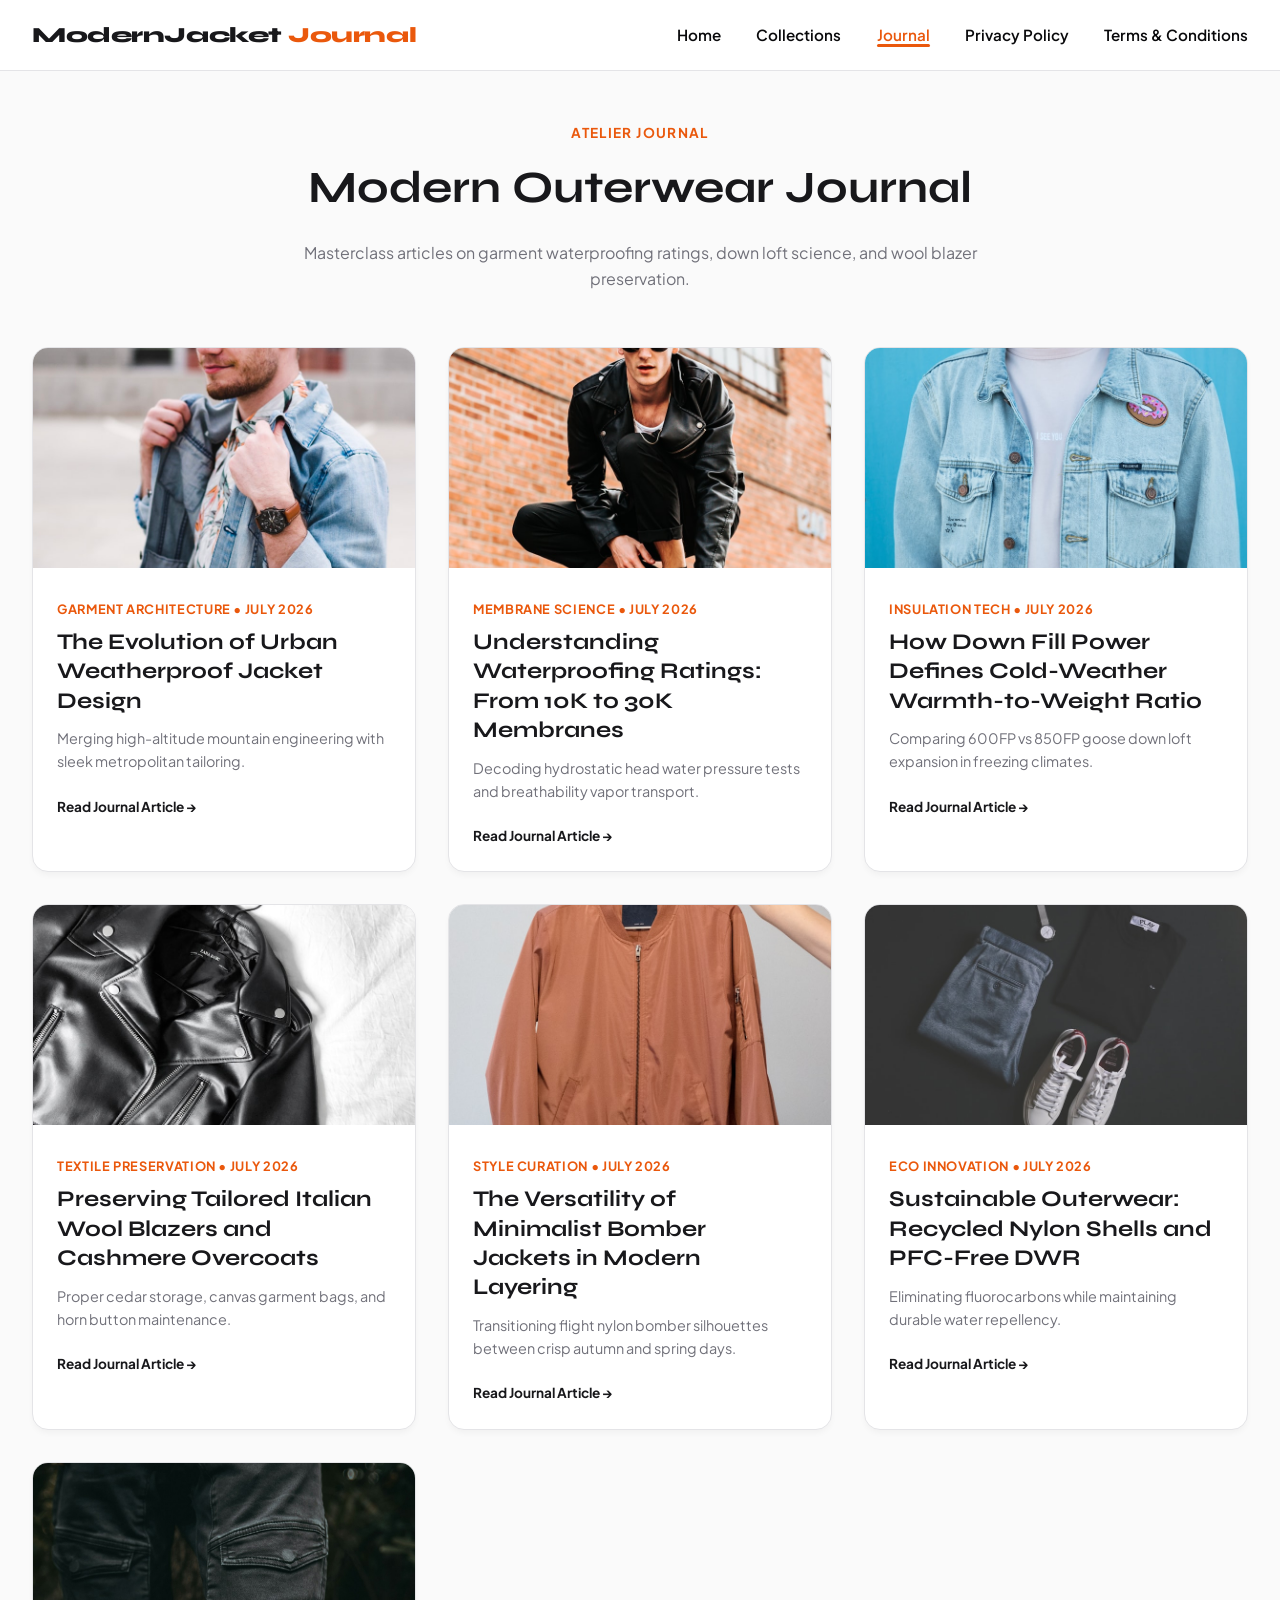
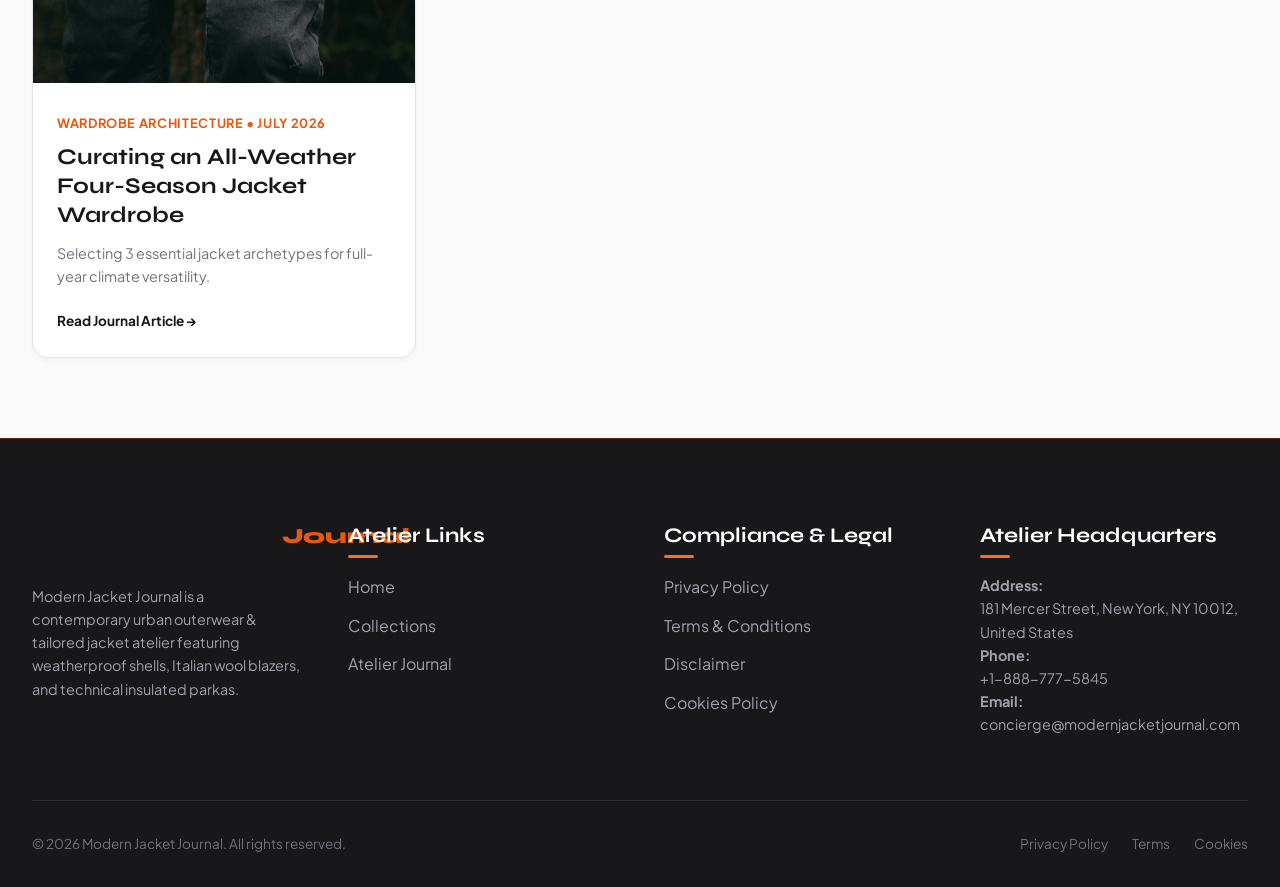
<file: blog/index.html>
<!DOCTYPE html>
<html lang="en">
<head>
    <!-- Google tag (gtag.js) -->
    <script async src="https://www.googletagmanager.com/gtag/js?id=G-0LY0HY7L01"></script>
    <script>
      window.dataLayer = window.dataLayer || [];
      function gtag(){dataLayer.push(arguments);}
      gtag('js', new Date());

      gtag('config', 'G-0LY0HY7L01');
    </script>
    <meta charset="UTF-8">
    <meta name="viewport" content="width=device-width, initial-scale=1.0">
    <meta name="description" content="Modern Jacket Journal Portal - Masterclass articles on technical waterproofing membranes, down fill power, Italian wool blazer care, and urban layering.">
    <title>Outerwear Journal | Modern Jacket Journal</title>
    <link rel="stylesheet" href="../style.css">
</head>
<body>

    <!-- Header Navigation (Sleek Compact Logo: 1.35rem) -->
    <header>
        <nav class="navbar">
            <a href="../index.php" class="logo">ModernJacket<span>Journal</span></a>
            <ul class="nav-links">
                <li><a href="../index.php">Home</a></li>
                <li><a href="../collections.html">Collections</a></li>
                <li><a href="index.html" class="active">Journal</a></li>
                <li><a href="../privacy-policy.html">Privacy Policy</a></li>
                <li><a href="../terms.html">Terms & Conditions</a></li>
            </ul>
            <button class="menu-btn" aria-label="Toggle Navigation">
                <span></span>
                <span></span>
                <span></span>
            </button>
        </nav>
    </header>

    <!-- Main Content -->
    <main class="blog-section" style="margin-top: 3rem;">
        <div class="section-header">
            <span class="section-tag">Atelier Journal</span>
            <h2>Modern Outerwear Journal</h2>
            <p>Masterclass articles on garment waterproofing ratings, down loft science, and wool blazer preservation.</p>
        </div>

        <div class="blog-grid">
            <div class="blog-card">
                <img src="../img/craft.jpg" alt="The evolution of urban weatherproof jacket design" loading="lazy">
                <div class="blog-card-content">
                    <div class="blog-meta">Garment Architecture &bull; July 2026</div>
                    <h3>The Evolution of Urban Weatherproof Jacket Design</h3>
                    <p>Merging high-altitude mountain engineering with sleek metropolitan tailoring.</p>
                    <a href="the-evolution-of-urban-weatherproof-jacket-design.html" class="read-more">Read Journal Article &rarr;</a>
                </div>
            </div>

            <div class="blog-card">
                <img src="../img/journal1.jpg" alt="Understanding waterproofing ratings" loading="lazy">
                <div class="blog-card-content">
                    <div class="blog-meta">Membrane Science &bull; July 2026</div>
                    <h3>Understanding Waterproofing Ratings: From 10K to 30K Membranes</h3>
                    <p>Decoding hydrostatic head water pressure tests and breathability vapor transport.</p>
                    <a href="understanding-waterproofing-ratings-from-10k-to-30k-membranes.html" class="read-more">Read Journal Article &rarr;</a>
                </div>
            </div>

            <div class="blog-card">
                <img src="../img/journal2.jpg" alt="Down fill power cold weather warmth" loading="lazy">
                <div class="blog-card-content">
                    <div class="blog-meta">Insulation Tech &bull; July 2026</div>
                    <h3>How Down Fill Power Defines Cold-Weather Warmth-to-Weight Ratio</h3>
                    <p>Comparing 600FP vs 850FP goose down loft expansion in freezing climates.</p>
                    <a href="how-down-fill-power-defines-cold-weather-warmth-to-weight-ratio.html" class="read-more">Read Journal Article &rarr;</a>
                </div>
            </div>

            <div class="blog-card">
                <img src="../img/jacket1.jpg" alt="Preserving tailored Italian wool blazers" loading="lazy">
                <div class="blog-card-content">
                    <div class="blog-meta">Textile Preservation &bull; July 2026</div>
                    <h3>Preserving Tailored Italian Wool Blazers and Cashmere Overcoats</h3>
                    <p>Proper cedar storage, canvas garment bags, and horn button maintenance.</p>
                    <a href="preserving-tailored-italian-wool-blazers-and-cashmere-overcoats.html" class="read-more">Read Journal Article &rarr;</a>
                </div>
            </div>

            <div class="blog-card">
                <img src="../img/jacket2.jpg" alt="Minimalist bomber jackets in modern layering" loading="lazy">
                <div class="blog-card-content">
                    <div class="blog-meta">Style Curation &bull; July 2026</div>
                    <h3>The Versatility of Minimalist Bomber Jackets in Modern Layering</h3>
                    <p>Transitioning flight nylon bomber silhouettes between crisp autumn and spring days.</p>
                    <a href="the-versatility-of-minimalist-bomber-jackets-in-modern-layering.html" class="read-more">Read Journal Article &rarr;</a>
                </div>
            </div>

            <div class="blog-card">
                <img src="../img/jacket3.jpg" alt="Sustainable outerwear recycled nylon shells" loading="lazy">
                <div class="blog-card-content">
                    <div class="blog-meta">Eco Innovation &bull; July 2026</div>
                    <h3>Sustainable Outerwear: Recycled Nylon Shells and PFC-Free DWR</h3>
                    <p>Eliminating fluorocarbons while maintaining durable water repellency.</p>
                    <a href="sustainable-outerwear-recycled-nylon-shells-and-pfc-free-dwr.html" class="read-more">Read Journal Article &rarr;</a>
                </div>
            </div>

            <div class="blog-card">
                <img src="../img/hero_jacket.jpg" alt="Curating all-weather four-season jacket wardrobe" loading="lazy">
                <div class="blog-card-content">
                    <div class="blog-meta">Wardrobe Architecture &bull; July 2026</div>
                    <h3>Curating an All-Weather Four-Season Jacket Wardrobe</h3>
                    <p>Selecting 3 essential jacket archetypes for full-year climate versatility.</p>
                    <a href="curating-an-all-weather-four-season-jacket-wardrobe.html" class="read-more">Read Journal Article &rarr;</a>
                </div>
            </div>
        </div>
    </main>

    <!-- Footer (Sleek Compact Logo: 1.35rem) -->
    <footer>
        <div class="footer-container">
            <div class="footer-col" style="flex: 1.5;">
                <a href="../index.php" class="logo" style="margin-bottom: 2rem; display: inline-block;">ModernJacket<span>Journal</span></a>
                <p>Modern Jacket Journal is a contemporary urban outerwear & tailored jacket atelier featuring weatherproof shells, Italian wool blazers, and technical insulated parkas.</p>
            </div>
            <div class="footer-col">
                <h4>Atelier Links</h4>
                <ul>
                    <li><a href="../index.php">Home</a></li>
                    <li><a href="../collections.html">Collections</a></li>
                    <li><a href="index.html">Atelier Journal</a></li>
                </ul>
            </div>
            <div class="footer-col">
                <h4>Compliance & Legal</h4>
                <ul>
                    <li><a href="../privacy-policy.html">Privacy Policy</a></li>
                    <li><a href="../terms.html">Terms & Conditions</a></li>
                    <li><a href="../disclaimer.html">Disclaimer</a></li>
                    <li><a href="../cookies.html">Cookies Policy</a></li>
                </ul>
            </div>
            <div class="footer-col" style="flex: 1.2;">
                <h4>Atelier Headquarters</h4>
                <p><strong>Address:</strong><br>181 Mercer Street, New York, NY 10012, United States</p>
                <p><strong>Phone:</strong><br>+1-888-777-5845</p>
                <p><strong>Email:</strong><br>concierge@modernjacketjournal.com</p>
            </div>
        </div>
        <div class="footer-bottom">
            <p>&copy; 2026 Modern Jacket Journal. All rights reserved.</p>
            <div class="footer-bottom-links">
                <a href="../privacy-policy.html">Privacy Policy</a>
                <a href="../terms.html">Terms</a>
                <a href="../cookies.html">Cookies</a>
            </div>
        </div>
    </footer>

    <script src="../script.js"></script>
</body>
</html>
</file>
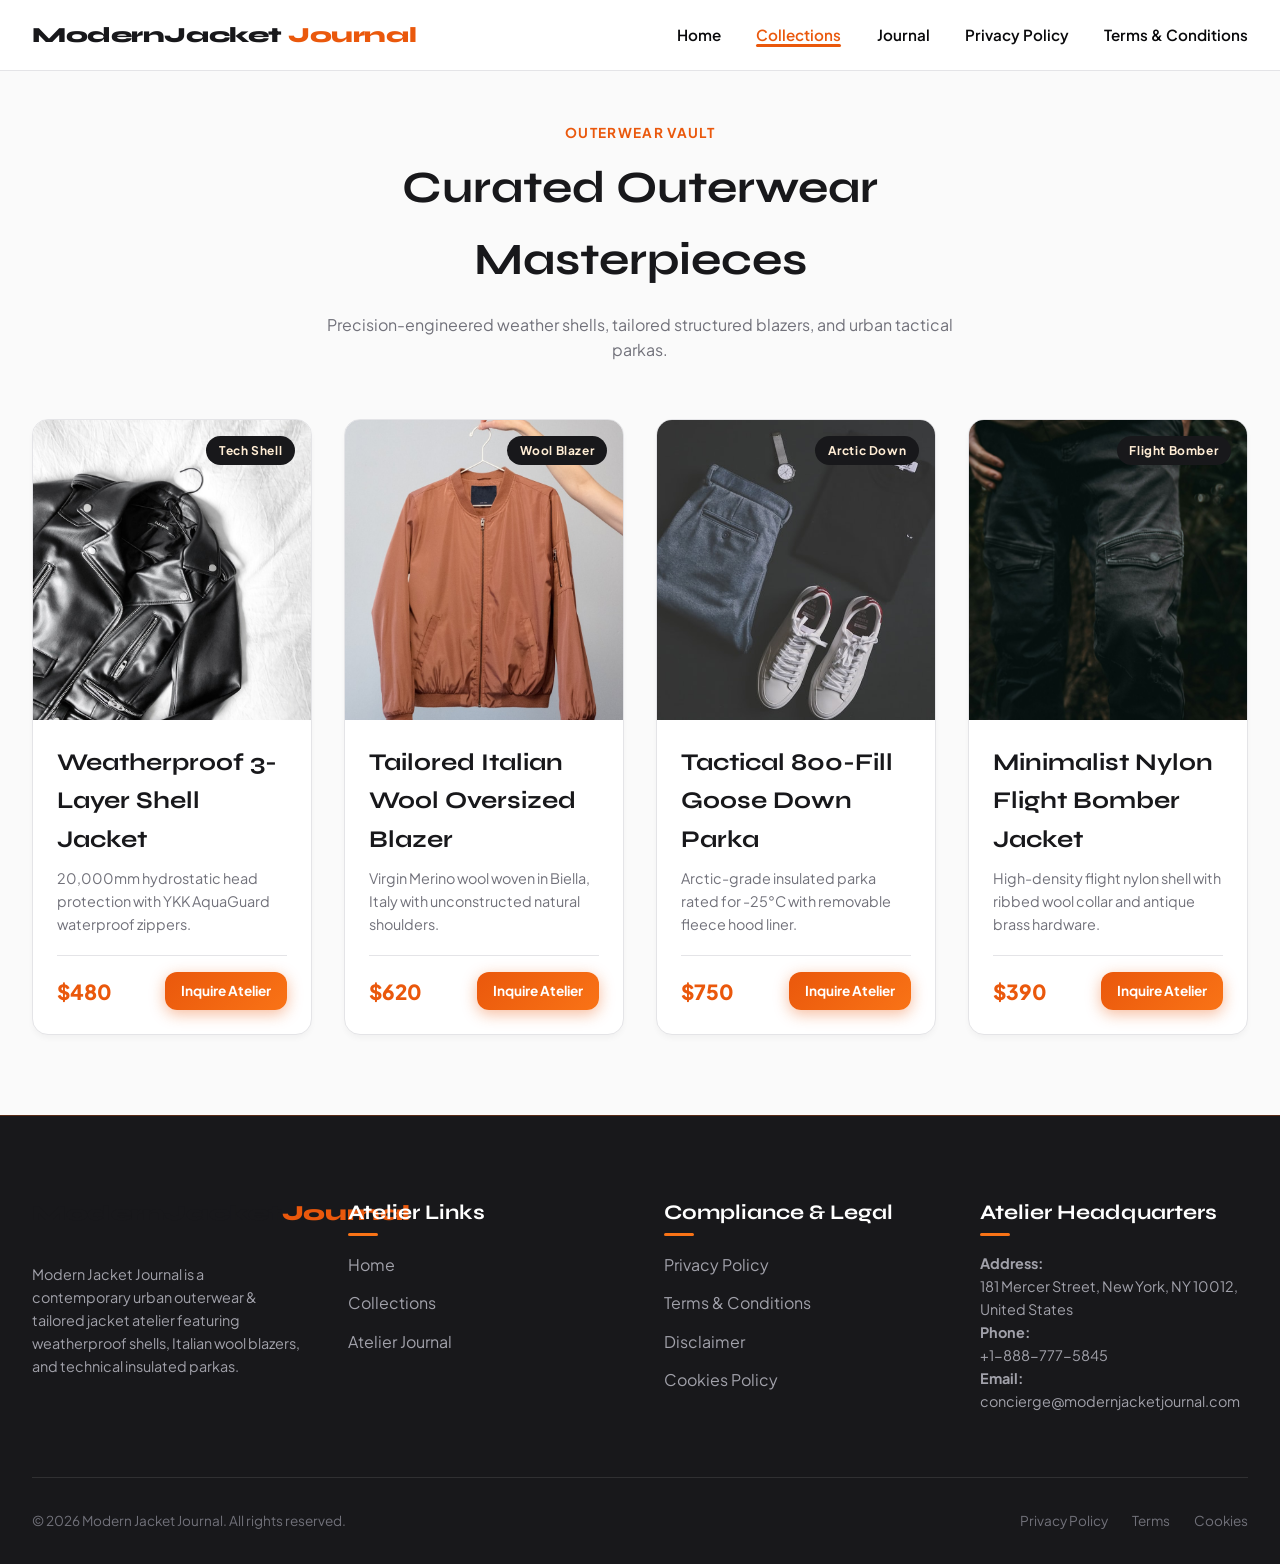
<file: collections.html>
<!DOCTYPE html>
<html lang="en">
<head>
    <!-- Google tag (gtag.js) -->
    <script async src="https://www.googletagmanager.com/gtag/js?id=G-0LY0HY7L01"></script>
    <script>
      window.dataLayer = window.dataLayer || [];
      function gtag(){dataLayer.push(arguments);}
      gtag('js', new Date());

      gtag('config', 'G-0LY0HY7L01');
    </script>
    <meta charset="UTF-8">
    <meta name="viewport" content="width=device-width, initial-scale=1.0">
    <meta name="description" content="Explore the Modern Jacket Journal catalog of technical weather shells, Italian wool blazers, down parkas, and minimalist bombers.">
    <title>Outerwear Vault & Collections | Modern Jacket Journal</title>
    <link rel="stylesheet" href="style.css">
</head>
<body>

    <!-- Header Navigation (Sleek Compact Logo: 1.35rem) -->
    <header>
        <nav class="navbar">
            <a href="index.php" class="logo">ModernJacket<span>Journal</span></a>
            <ul class="nav-links">
                <li><a href="index.php">Home</a></li>
                <li><a href="collections.html" class="active">Collections</a></li>
                <li><a href="blog/index.html">Journal</a></li>
                <li><a href="privacy-policy.html">Privacy Policy</a></li>
                <li><a href="terms.html">Terms & Conditions</a></li>
            </ul>
            <button class="menu-btn" aria-label="Toggle Navigation">
                <span></span>
                <span></span>
                <span></span>
            </button>
        </nav>
    </header>

    <!-- Main Content -->
    <main class="catalog" style="margin-top: 3rem;">
        <div class="section-header">
            <span class="section-tag">Outerwear Vault</span>
            <h2>Curated Outerwear Masterpieces</h2>
            <p>Precision-engineered weather shells, tailored structured blazers, and urban tactical parkas.</p>
        </div>

        <div class="product-grid">
            <div class="product-card">
                <div class="product-img">
                    <img src="img/jacket1.jpg" alt="Weatherproof 3-Layer Shell Jacket" loading="lazy">
                    <span class="product-tag">Tech Shell</span>
                </div>
                <div class="product-info">
                    <h3>Weatherproof 3-Layer Shell Jacket</h3>
                    <p>20,000mm hydrostatic head protection with YKK AquaGuard waterproof zippers.</p>
                    <div class="product-bottom">
                        <span class="price">$480</span>
                        <a href="#" class="btn btn-primary" style="padding: 0.5rem 1rem; font-size: 0.85rem;">Inquire Atelier</a>
                    </div>
                </div>
            </div>

            <div class="product-card">
                <div class="product-img">
                    <img src="img/jacket2.jpg" alt="Tailored Italian Wool Oversized Blazer" loading="lazy">
                    <span class="product-tag">Wool Blazer</span>
                </div>
                <div class="product-info">
                    <h3>Tailored Italian Wool Oversized Blazer</h3>
                    <p>Virgin Merino wool woven in Biella, Italy with unconstructed natural shoulders.</p>
                    <div class="product-bottom">
                        <span class="price">$620</span>
                        <a href="#" class="btn btn-primary" style="padding: 0.5rem 1rem; font-size: 0.85rem;">Inquire Atelier</a>
                    </div>
                </div>
            </div>

            <div class="product-card">
                <div class="product-img">
                    <img src="img/jacket3.jpg" alt="Tactical 800-Fill Goose Down Parka" loading="lazy">
                    <span class="product-tag">Arctic Down</span>
                </div>
                <div class="product-info">
                    <h3>Tactical 800-Fill Goose Down Parka</h3>
                    <p>Arctic-grade insulated parka rated for -25°C with removable fleece hood liner.</p>
                    <div class="product-bottom">
                        <span class="price">$750</span>
                        <a href="#" class="btn btn-primary" style="padding: 0.5rem 1rem; font-size: 0.85rem;">Inquire Atelier</a>
                    </div>
                </div>
            </div>

            <div class="product-card">
                <div class="product-img">
                    <img src="img/hero_jacket.jpg" alt="Minimalist Nylon Flight Bomber Jacket" loading="lazy">
                    <span class="product-tag">Flight Bomber</span>
                </div>
                <div class="product-info">
                    <h3>Minimalist Nylon Flight Bomber Jacket</h3>
                    <p>High-density flight nylon shell with ribbed wool collar and antique brass hardware.</p>
                    <div class="product-bottom">
                        <span class="price">$390</span>
                        <a href="#" class="btn btn-primary" style="padding: 0.5rem 1rem; font-size: 0.85rem;">Inquire Atelier</a>
                    </div>
                </div>
            </div>
        </div>
    </main>

    <!-- Footer (Sleek Compact Logo: 1.35rem) -->
    <footer>
        <div class="footer-container">
            <div class="footer-col" style="flex: 1.5;">
                <a href="index.php" class="logo" style="margin-bottom: 2rem; display: inline-block;">ModernJacket<span>Journal</span></a>
                <p>Modern Jacket Journal is a contemporary urban outerwear & tailored jacket atelier featuring weatherproof shells, Italian wool blazers, and technical insulated parkas.</p>
            </div>
            <div class="footer-col">
                <h4>Atelier Links</h4>
                <ul>
                    <li><a href="index.php">Home</a></li>
                    <li><a href="collections.html">Collections</a></li>
                    <li><a href="blog/index.html">Atelier Journal</a></li>
                </ul>
            </div>
            <div class="footer-col">
                <h4>Compliance & Legal</h4>
                <ul>
                    <li><a href="privacy-policy.html">Privacy Policy</a></li>
                    <li><a href="terms.html">Terms & Conditions</a></li>
                    <li><a href="disclaimer.html">Disclaimer</a></li>
                    <li><a href="cookies.html">Cookies Policy</a></li>
                </ul>
            </div>
            <div class="footer-col" style="flex: 1.2;">
                <h4>Atelier Headquarters</h4>
                <p><strong>Address:</strong><br>181 Mercer Street, New York, NY 10012, United States</p>
                <p><strong>Phone:</strong><br>+1-888-777-5845</p>
                <p><strong>Email:</strong><br>concierge@modernjacketjournal.com</p>
            </div>
        </div>
        <div class="footer-bottom">
            <p>&copy; 2026 Modern Jacket Journal. All rights reserved.</p>
            <div class="footer-bottom-links">
                <a href="privacy-policy.html">Privacy Policy</a>
                <a href="terms.html">Terms</a>
                <a href="cookies.html">Cookies</a>
            </div>
        </div>
    </footer>

    <script src="script.js"></script>
</body>
</html>
</file>
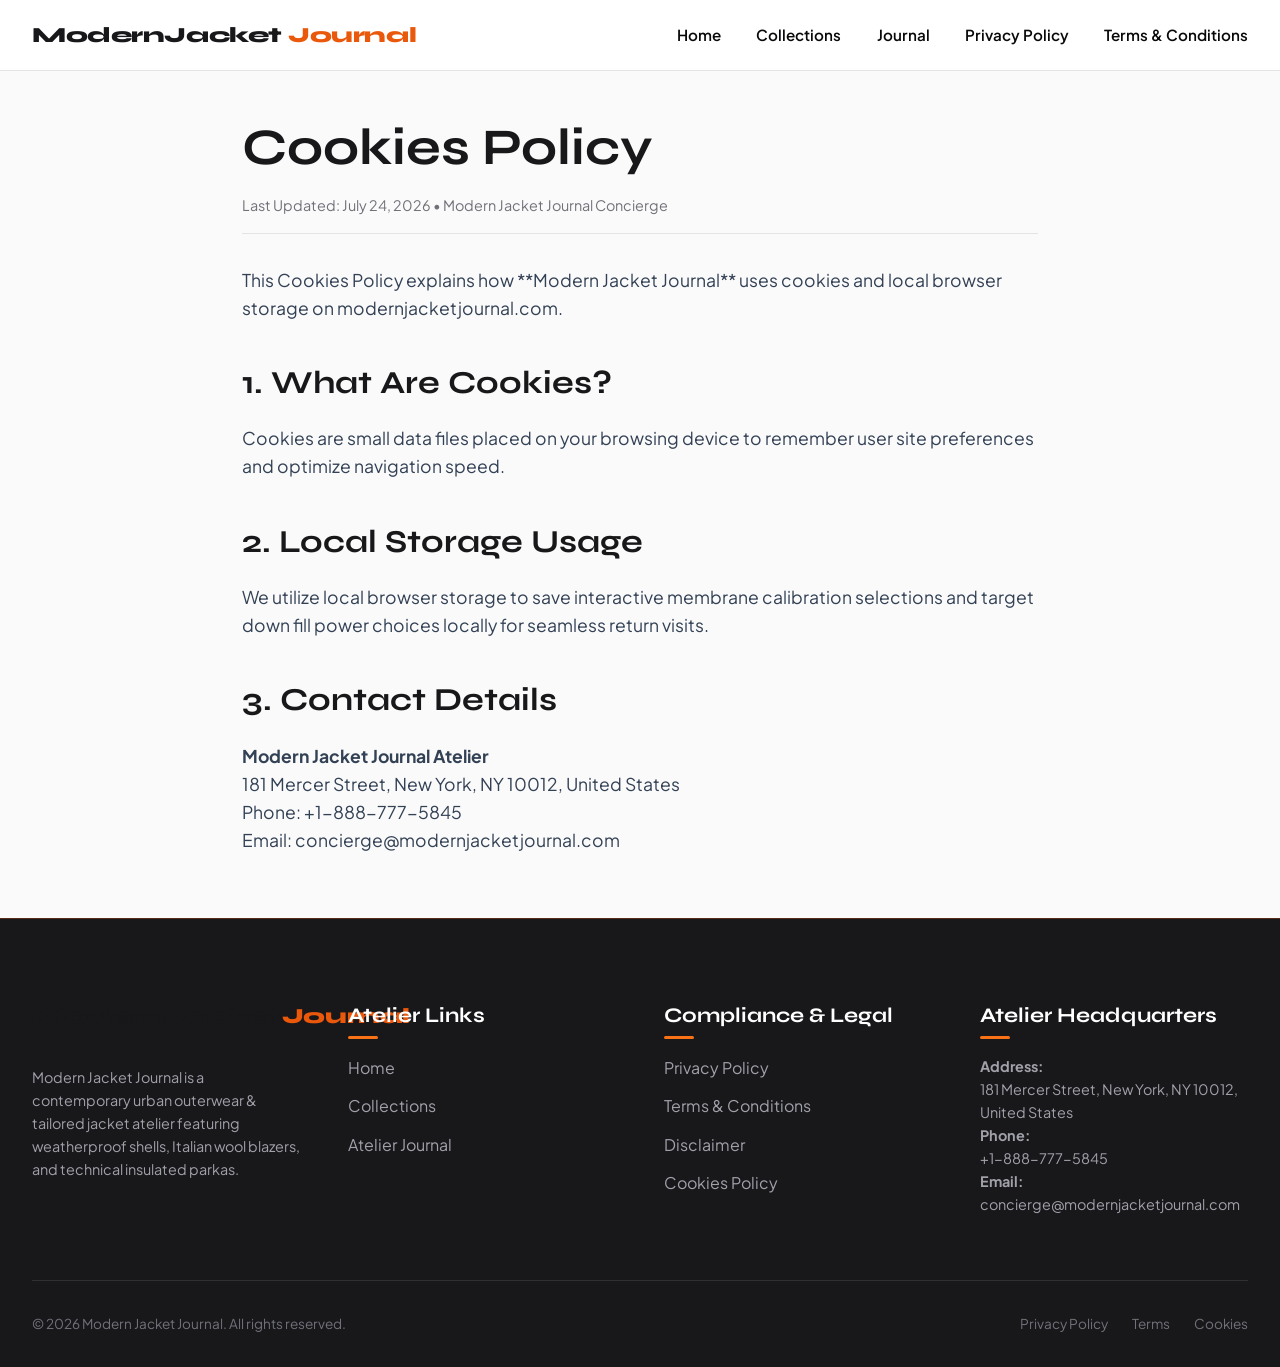
<file: cookies.html>
<!DOCTYPE html>
<html lang="en">
<head>
    <!-- Google tag (gtag.js) -->
    <script async src="https://www.googletagmanager.com/gtag/js?id=G-0LY0HY7L01"></script>
    <script>
      window.dataLayer = window.dataLayer || [];
      function gtag(){dataLayer.push(arguments);}
      gtag('js', new Date());

      gtag('config', 'G-0LY0HY7L01');
    </script>
    <meta charset="UTF-8">
    <meta name="viewport" content="width=device-width, initial-scale=1.0">
    <meta name="description" content="Cookies Policy for Modern Jacket Journal. Understand how cookies and browser storage enhance client navigation.">
    <title>Cookies Policy | Modern Jacket Journal</title>
    <link rel="stylesheet" href="style.css">
</head>
<body>

    <!-- Header Navigation (Sleek Compact Logo: 1.35rem) -->
    <header>
        <nav class="navbar">
            <a href="index.php" class="logo">ModernJacket<span>Journal</span></a>
            <ul class="nav-links">
                <li><a href="index.php">Home</a></li>
                <li><a href="collections.html">Collections</a></li>
                <li><a href="blog/index.html">Journal</a></li>
                <li><a href="privacy-policy.html">Privacy Policy</a></li>
                <li><a href="terms.html">Terms & Conditions</a></li>
            </ul>
            <button class="menu-btn" aria-label="Toggle Navigation">
                <span></span>
                <span></span>
                <span></span>
            </button>
        </nav>
    </header>

    <!-- Main Content -->
    <main class="blog-page" style="margin-top: 3rem;">
        <h1>Cookies Policy</h1>
        <div class="meta-info">Last Updated: July 24, 2026 &bull; Modern Jacket Journal Concierge</div>

        <div class="blog-content">
            <p>This Cookies Policy explains how **Modern Jacket Journal** uses cookies and local browser storage on modernjacketjournal.com.</p>

            <h2>1. What Are Cookies?</h2>
            <p>Cookies are small data files placed on your browsing device to remember user site preferences and optimize navigation speed.</p>

            <h2>2. Local Storage Usage</h2>
            <p>We utilize local browser storage to save interactive membrane calibration selections and target down fill power choices locally for seamless return visits.</p>

            <h2>3. Contact Details</h2>
            <p>
                <strong>Modern Jacket Journal Atelier</strong><br>
                181 Mercer Street, New York, NY 10012, United States<br>
                Phone: +1-888-777-5845<br>
                Email: concierge@modernjacketjournal.com
            </p>
        </div>
    </main>

    <!-- Footer (Sleek Compact Logo: 1.35rem) -->
    <footer>
        <div class="footer-container">
            <div class="footer-col" style="flex: 1.5;">
                <a href="index.php" class="logo" style="margin-bottom: 2rem; display: inline-block;">ModernJacket<span>Journal</span></a>
                <p>Modern Jacket Journal is a contemporary urban outerwear & tailored jacket atelier featuring weatherproof shells, Italian wool blazers, and technical insulated parkas.</p>
            </div>
            <div class="footer-col">
                <h4>Atelier Links</h4>
                <ul>
                    <li><a href="index.php">Home</a></li>
                    <li><a href="collections.html">Collections</a></li>
                    <li><a href="blog/index.html">Atelier Journal</a></li>
                </ul>
            </div>
            <div class="footer-col">
                <h4>Compliance & Legal</h4>
                <ul>
                    <li><a href="privacy-policy.html">Privacy Policy</a></li>
                    <li><a href="terms.html">Terms & Conditions</a></li>
                    <li><a href="disclaimer.html">Disclaimer</a></li>
                    <li><a href="cookies.html">Cookies Policy</a></li>
                </ul>
            </div>
            <div class="footer-col" style="flex: 1.2;">
                <h4>Atelier Headquarters</h4>
                <p><strong>Address:</strong><br>181 Mercer Street, New York, NY 10012, United States</p>
                <p><strong>Phone:</strong><br>+1-888-777-5845</p>
                <p><strong>Email:</strong><br>concierge@modernjacketjournal.com</p>
            </div>
        </div>
        <div class="footer-bottom">
            <p>&copy; 2026 Modern Jacket Journal. All rights reserved.</p>
            <div class="footer-bottom-links">
                <a href="privacy-policy.html">Privacy Policy</a>
                <a href="terms.html">Terms</a>
                <a href="cookies.html">Cookies</a>
            </div>
        </div>
    </footer>

    <script src="script.js"></script>
</body>
</html>
</file>
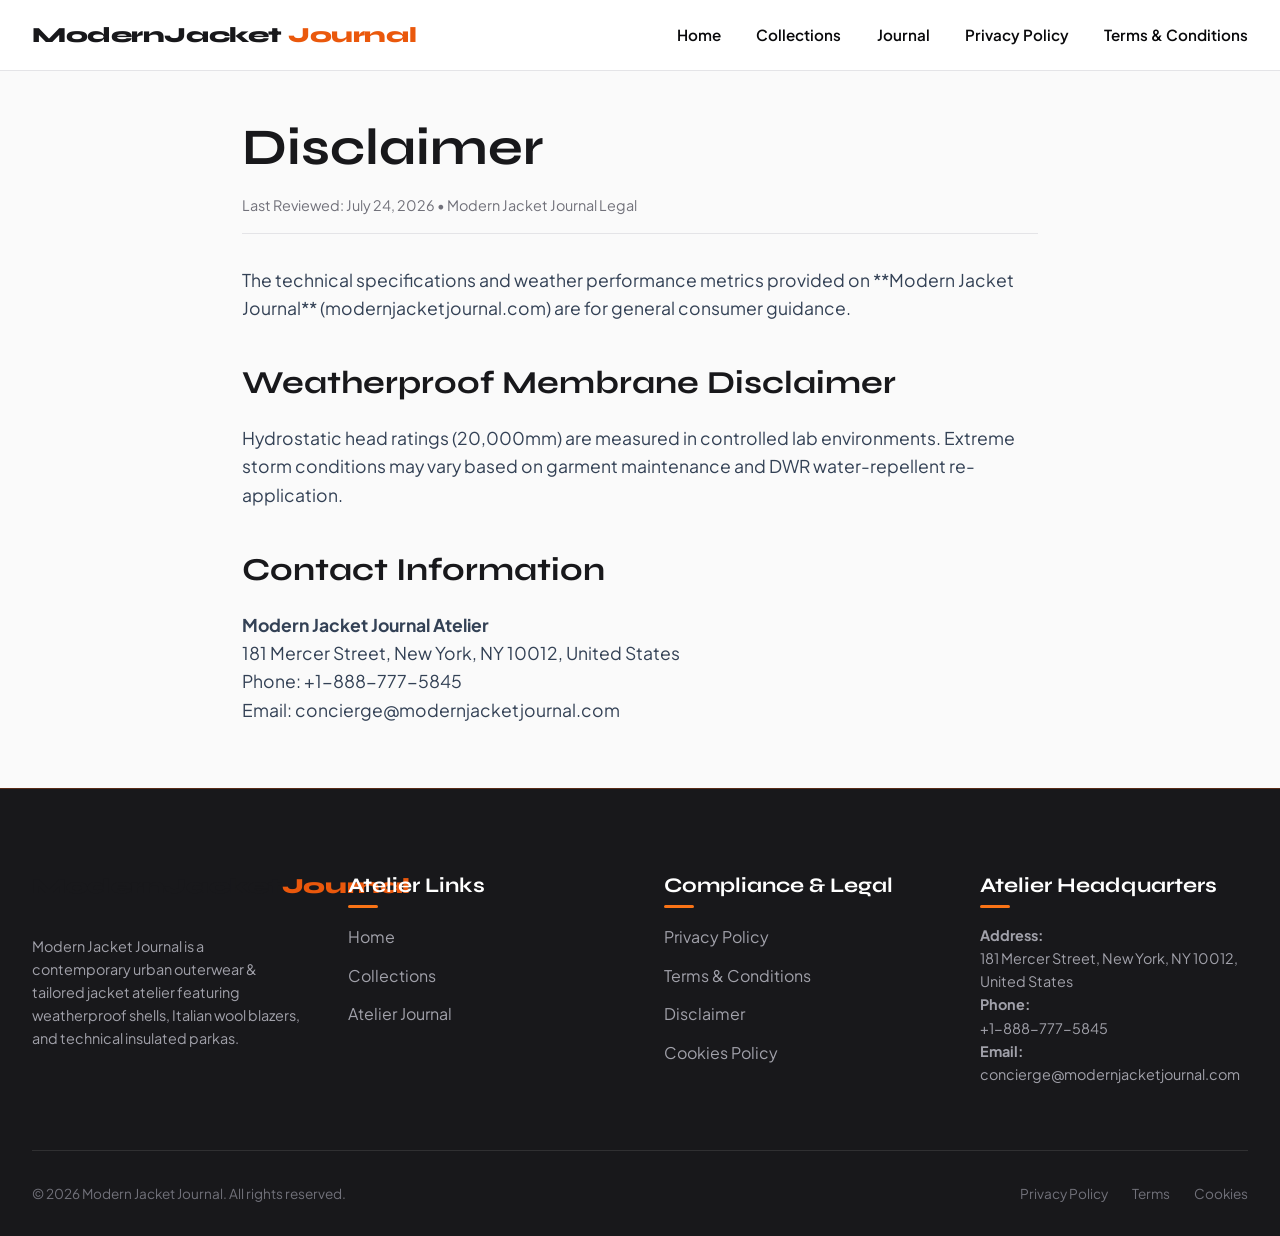
<file: disclaimer.html>
<!DOCTYPE html>
<html lang="en">
<head>
    <!-- Google tag (gtag.js) -->
    <script async src="https://www.googletagmanager.com/gtag/js?id=G-0LY0HY7L01"></script>
    <script>
      window.dataLayer = window.dataLayer || [];
      function gtag(){dataLayer.push(arguments);}
      gtag('js', new Date());

      gtag('config', 'G-0LY0HY7L01');
    </script>
    <meta charset="UTF-8">
    <meta name="viewport" content="width=device-width, initial-scale=1.0">
    <meta name="description" content="Disclaimer for Modern Jacket Journal. Read our technical membrane specifications and care representations.">
    <title>Disclaimer | Modern Jacket Journal</title>
    <link rel="stylesheet" href="style.css">
</head>
<body>

    <!-- Header Navigation (Sleek Compact Logo: 1.35rem) -->
    <header>
        <nav class="navbar">
            <a href="index.php" class="logo">ModernJacket<span>Journal</span></a>
            <ul class="nav-links">
                <li><a href="index.php">Home</a></li>
                <li><a href="collections.html">Collections</a></li>
                <li><a href="blog/index.html">Journal</a></li>
                <li><a href="privacy-policy.html">Privacy Policy</a></li>
                <li><a href="terms.html">Terms & Conditions</a></li>
            </ul>
            <button class="menu-btn" aria-label="Toggle Navigation">
                <span></span>
                <span></span>
                <span></span>
            </button>
        </nav>
    </header>

    <!-- Main Content -->
    <main class="blog-page" style="margin-top: 3rem;">
        <h1>Disclaimer</h1>
        <div class="meta-info">Last Reviewed: July 24, 2026 &bull; Modern Jacket Journal Legal</div>

        <div class="blog-content">
            <p>The technical specifications and weather performance metrics provided on **Modern Jacket Journal** (modernjacketjournal.com) are for general consumer guidance.</p>

            <h2>Weatherproof Membrane Disclaimer</h2>
            <p>Hydrostatic head ratings (20,000mm) are measured in controlled lab environments. Extreme storm conditions may vary based on garment maintenance and DWR water-repellent re-application.</p>

            <h2>Contact Information</h2>
            <p>
                <strong>Modern Jacket Journal Atelier</strong><br>
                181 Mercer Street, New York, NY 10012, United States<br>
                Phone: +1-888-777-5845<br>
                Email: concierge@modernjacketjournal.com
            </p>
        </div>
    </main>

    <!-- Footer (Sleek Compact Logo: 1.35rem) -->
    <footer>
        <div class="footer-container">
            <div class="footer-col" style="flex: 1.5;">
                <a href="index.php" class="logo" style="margin-bottom: 2rem; display: inline-block;">ModernJacket<span>Journal</span></a>
                <p>Modern Jacket Journal is a contemporary urban outerwear & tailored jacket atelier featuring weatherproof shells, Italian wool blazers, and technical insulated parkas.</p>
            </div>
            <div class="footer-col">
                <h4>Atelier Links</h4>
                <ul>
                    <li><a href="index.php">Home</a></li>
                    <li><a href="collections.html">Collections</a></li>
                    <li><a href="blog/index.html">Atelier Journal</a></li>
                </ul>
            </div>
            <div class="footer-col">
                <h4>Compliance & Legal</h4>
                <ul>
                    <li><a href="privacy-policy.html">Privacy Policy</a></li>
                    <li><a href="terms.html">Terms & Conditions</a></li>
                    <li><a href="disclaimer.html">Disclaimer</a></li>
                    <li><a href="cookies.html">Cookies Policy</a></li>
                </ul>
            </div>
            <div class="footer-col" style="flex: 1.2;">
                <h4>Atelier Headquarters</h4>
                <p><strong>Address:</strong><br>181 Mercer Street, New York, NY 10012, United States</p>
                <p><strong>Phone:</strong><br>+1-888-777-5845</p>
                <p><strong>Email:</strong><br>concierge@modernjacketjournal.com</p>
            </div>
        </div>
        <div class="footer-bottom">
            <p>&copy; 2026 Modern Jacket Journal. All rights reserved.</p>
            <div class="footer-bottom-links">
                <a href="privacy-policy.html">Privacy Policy</a>
                <a href="terms.html">Terms</a>
                <a href="cookies.html">Cookies</a>
            </div>
        </div>
    </footer>

    <script src="script.js"></script>
</body>
</html>
</file>
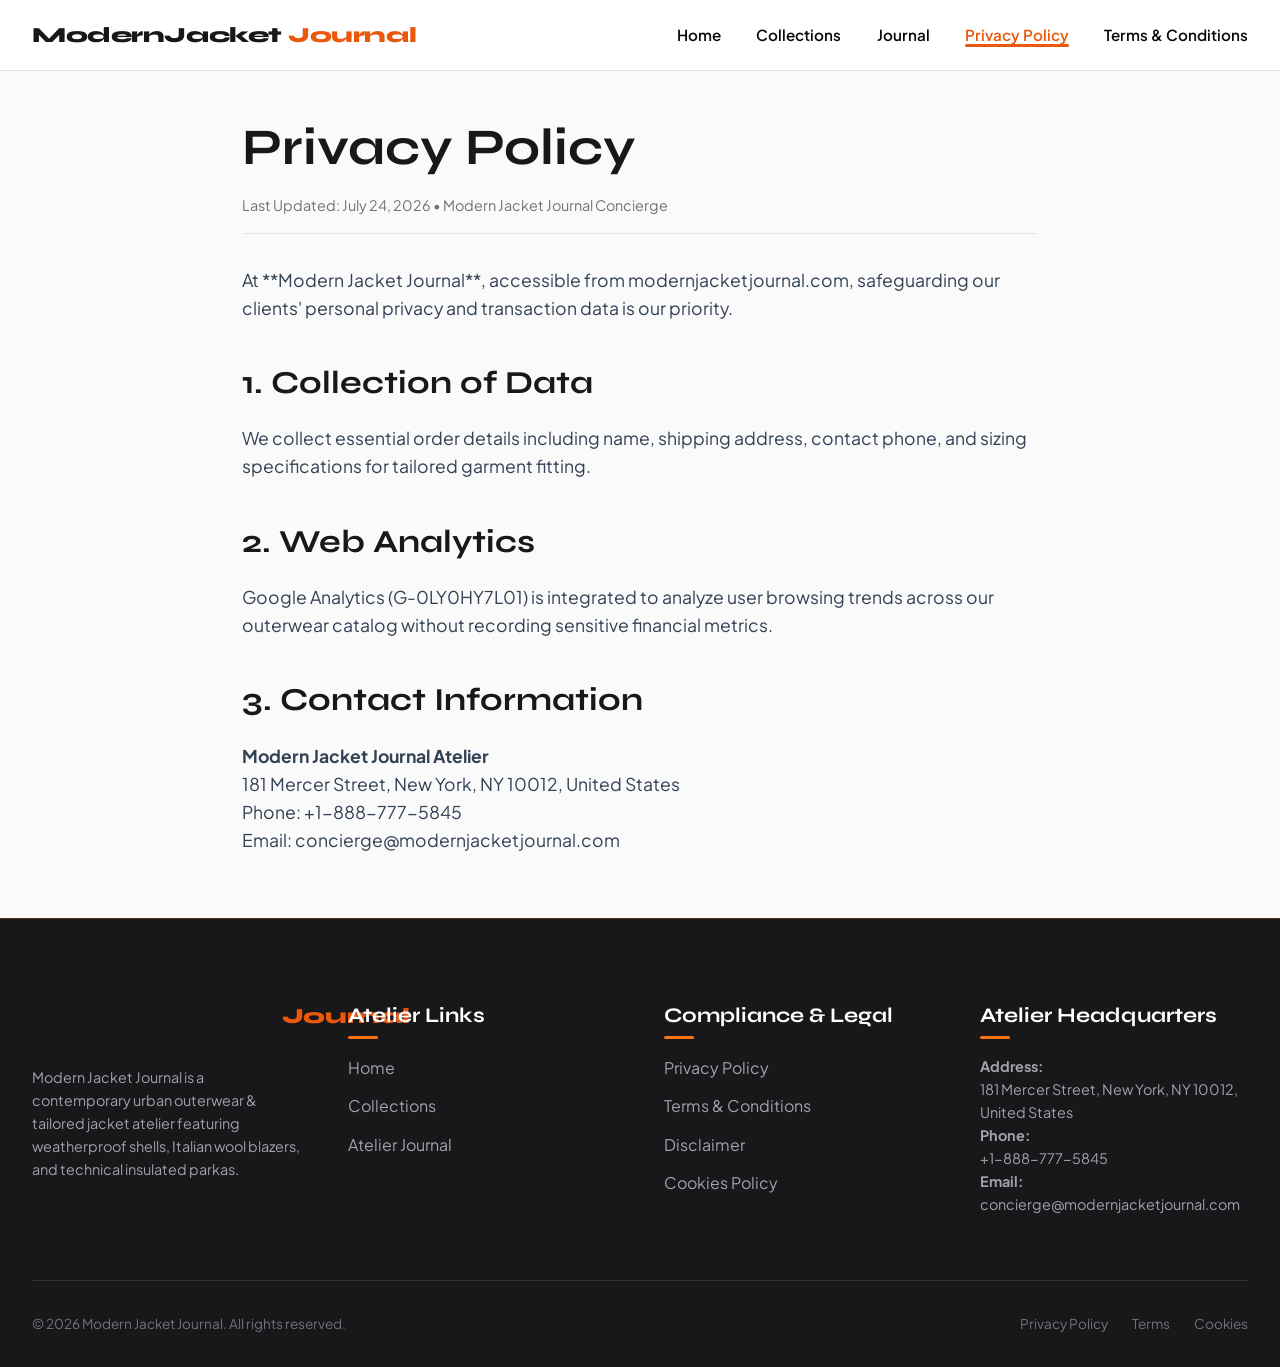
<file: privacy-policy.html>
<!DOCTYPE html>
<html lang="en">
<head>
    <!-- Google tag (gtag.js) -->
    <script async src="https://www.googletagmanager.com/gtag/js?id=G-0LY0HY7L01"></script>
    <script>
      window.dataLayer = window.dataLayer || [];
      function gtag(){dataLayer.push(arguments);}
      gtag('js', new Date());

      gtag('config', 'G-0LY0HY7L01');
    </script>
    <meta charset="UTF-8">
    <meta name="viewport" content="width=device-width, initial-scale=1.0">
    <meta name="description" content="Privacy Policy for Modern Jacket Journal. Read our client data privacy standards and security policies.">
    <title>Privacy Policy | Modern Jacket Journal</title>
    <link rel="stylesheet" href="style.css">
</head>
<body>

    <!-- Header Navigation (Sleek Compact Logo: 1.35rem) -->
    <header>
        <nav class="navbar">
            <a href="index.php" class="logo">ModernJacket<span>Journal</span></a>
            <ul class="nav-links">
                <li><a href="index.php">Home</a></li>
                <li><a href="collections.html">Collections</a></li>
                <li><a href="blog/index.html">Journal</a></li>
                <li><a href="privacy-policy.html" class="active">Privacy Policy</a></li>
                <li><a href="terms.html">Terms & Conditions</a></li>
            </ul>
            <button class="menu-btn" aria-label="Toggle Navigation">
                <span></span>
                <span></span>
                <span></span>
            </button>
        </nav>
    </header>

    <!-- Main Content -->
    <main class="blog-page" style="margin-top: 3rem;">
        <h1>Privacy Policy</h1>
        <div class="meta-info">Last Updated: July 24, 2026 &bull; Modern Jacket Journal Concierge</div>

        <div class="blog-content">
            <p>At **Modern Jacket Journal**, accessible from modernjacketjournal.com, safeguarding our clients' personal privacy and transaction data is our priority.</p>

            <h2>1. Collection of Data</h2>
            <p>We collect essential order details including name, shipping address, contact phone, and sizing specifications for tailored garment fitting.</p>

            <h2>2. Web Analytics</h2>
            <p>Google Analytics (G-0LY0HY7L01) is integrated to analyze user browsing trends across our outerwear catalog without recording sensitive financial metrics.</p>

            <h2>3. Contact Information</h2>
            <p>
                <strong>Modern Jacket Journal Atelier</strong><br>
                181 Mercer Street, New York, NY 10012, United States<br>
                Phone: +1-888-777-5845<br>
                Email: concierge@modernjacketjournal.com
            </p>
        </div>
    </main>

    <!-- Footer (Sleek Compact Logo: 1.35rem) -->
    <footer>
        <div class="footer-container">
            <div class="footer-col" style="flex: 1.5;">
                <a href="index.php" class="logo" style="margin-bottom: 2rem; display: inline-block;">ModernJacket<span>Journal</span></a>
                <p>Modern Jacket Journal is a contemporary urban outerwear & tailored jacket atelier featuring weatherproof shells, Italian wool blazers, and technical insulated parkas.</p>
            </div>
            <div class="footer-col">
                <h4>Atelier Links</h4>
                <ul>
                    <li><a href="index.php">Home</a></li>
                    <li><a href="collections.html">Collections</a></li>
                    <li><a href="blog/index.html">Atelier Journal</a></li>
                </ul>
            </div>
            <div class="footer-col">
                <h4>Compliance & Legal</h4>
                <ul>
                    <li><a href="privacy-policy.html">Privacy Policy</a></li>
                    <li><a href="terms.html">Terms & Conditions</a></li>
                    <li><a href="disclaimer.html">Disclaimer</a></li>
                    <li><a href="cookies.html">Cookies Policy</a></li>
                </ul>
            </div>
            <div class="footer-col" style="flex: 1.2;">
                <h4>Atelier Headquarters</h4>
                <p><strong>Address:</strong><br>181 Mercer Street, New York, NY 10012, United States</p>
                <p><strong>Phone:</strong><br>+1-888-777-5845</p>
                <p><strong>Email:</strong><br>concierge@modernjacketjournal.com</p>
            </div>
        </div>
        <div class="footer-bottom">
            <p>&copy; 2026 Modern Jacket Journal. All rights reserved.</p>
            <div class="footer-bottom-links">
                <a href="privacy-policy.html">Privacy Policy</a>
                <a href="terms.html">Terms</a>
                <a href="cookies.html">Cookies</a>
            </div>
        </div>
    </footer>

    <script src="script.js"></script>
</body>
</html>
</file>
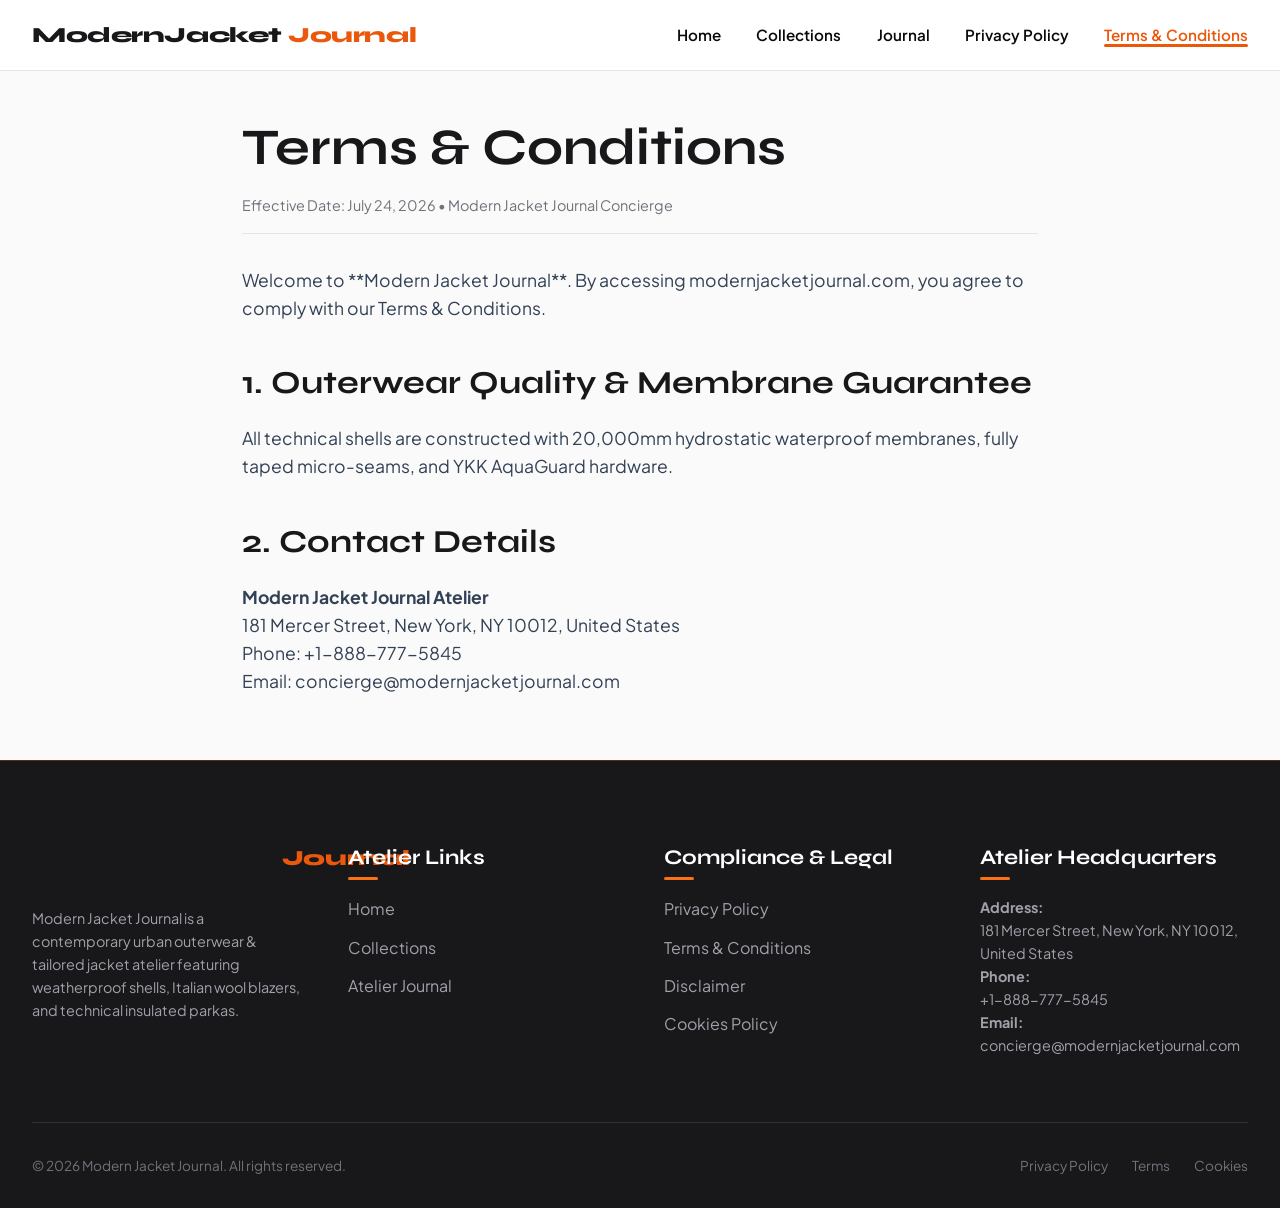
<file: terms.html>
<!DOCTYPE html>
<html lang="en">
<head>
    <!-- Google tag (gtag.js) -->
    <script async src="https://www.googletagmanager.com/gtag/js?id=G-0LY0HY7L01"></script>
    <script>
      window.dataLayer = window.dataLayer || [];
      function gtag(){dataLayer.push(arguments);}
      gtag('js', new Date());

      gtag('config', 'G-0LY0HY7L01');
    </script>
    <meta charset="UTF-8">
    <meta name="viewport" content="width=device-width, initial-scale=1.0">
    <meta name="description" content="Terms & Conditions for Modern Jacket Journal. Read our outerwear warranty, return policies, and service terms.">
    <title>Terms & Conditions | Modern Jacket Journal</title>
    <link rel="stylesheet" href="style.css">
</head>
<body>

    <!-- Header Navigation (Sleek Compact Logo: 1.35rem) -->
    <header>
        <nav class="navbar">
            <a href="index.php" class="logo">ModernJacket<span>Journal</span></a>
            <ul class="nav-links">
                <li><a href="index.php">Home</a></li>
                <li><a href="collections.html">Collections</a></li>
                <li><a href="blog/index.html">Journal</a></li>
                <li><a href="privacy-policy.html">Privacy Policy</a></li>
                <li><a href="terms.html" class="active">Terms & Conditions</a></li>
            </ul>
            <button class="menu-btn" aria-label="Toggle Navigation">
                <span></span>
                <span></span>
                <span></span>
            </button>
        </nav>
    </header>

    <!-- Main Content -->
    <main class="blog-page" style="margin-top: 3rem;">
        <h1>Terms & Conditions</h1>
        <div class="meta-info">Effective Date: July 24, 2026 &bull; Modern Jacket Journal Concierge</div>

        <div class="blog-content">
            <p>Welcome to **Modern Jacket Journal**. By accessing modernjacketjournal.com, you agree to comply with our Terms & Conditions.</p>

            <h2>1. Outerwear Quality & Membrane Guarantee</h2>
            <p>All technical shells are constructed with 20,000mm hydrostatic waterproof membranes, fully taped micro-seams, and YKK AquaGuard hardware.</p>

            <h2>2. Contact Details</h2>
            <p>
                <strong>Modern Jacket Journal Atelier</strong><br>
                181 Mercer Street, New York, NY 10012, United States<br>
                Phone: +1-888-777-5845<br>
                Email: concierge@modernjacketjournal.com
            </p>
        </div>
    </main>

    <!-- Footer (Sleek Compact Logo: 1.35rem) -->
    <footer>
        <div class="footer-container">
            <div class="footer-col" style="flex: 1.5;">
                <a href="index.php" class="logo" style="margin-bottom: 2rem; display: inline-block;">ModernJacket<span>Journal</span></a>
                <p>Modern Jacket Journal is a contemporary urban outerwear & tailored jacket atelier featuring weatherproof shells, Italian wool blazers, and technical insulated parkas.</p>
            </div>
            <div class="footer-col">
                <h4>Atelier Links</h4>
                <ul>
                    <li><a href="index.php">Home</a></li>
                    <li><a href="collections.html">Collections</a></li>
                    <li><a href="blog/index.html">Atelier Journal</a></li>
                </ul>
            </div>
            <div class="footer-col">
                <h4>Compliance & Legal</h4>
                <ul>
                    <li><a href="privacy-policy.html">Privacy Policy</a></li>
                    <li><a href="terms.html">Terms & Conditions</a></li>
                    <li><a href="disclaimer.html">Disclaimer</a></li>
                    <li><a href="cookies.html">Cookies Policy</a></li>
                </ul>
            </div>
            <div class="footer-col" style="flex: 1.2;">
                <h4>Atelier Headquarters</h4>
                <p><strong>Address:</strong><br>181 Mercer Street, New York, NY 10012, United States</p>
                <p><strong>Phone:</strong><br>+1-888-777-5845</p>
                <p><strong>Email:</strong><br>concierge@modernjacketjournal.com</p>
            </div>
        </div>
        <div class="footer-bottom">
            <p>&copy; 2026 Modern Jacket Journal. All rights reserved.</p>
            <div class="footer-bottom-links">
                <a href="privacy-policy.html">Privacy Policy</a>
                <a href="terms.html">Terms</a>
                <a href="cookies.html">Cookies</a>
            </div>
        </div>
    </footer>

    <script src="script.js"></script>
</body>
</html>
</file>
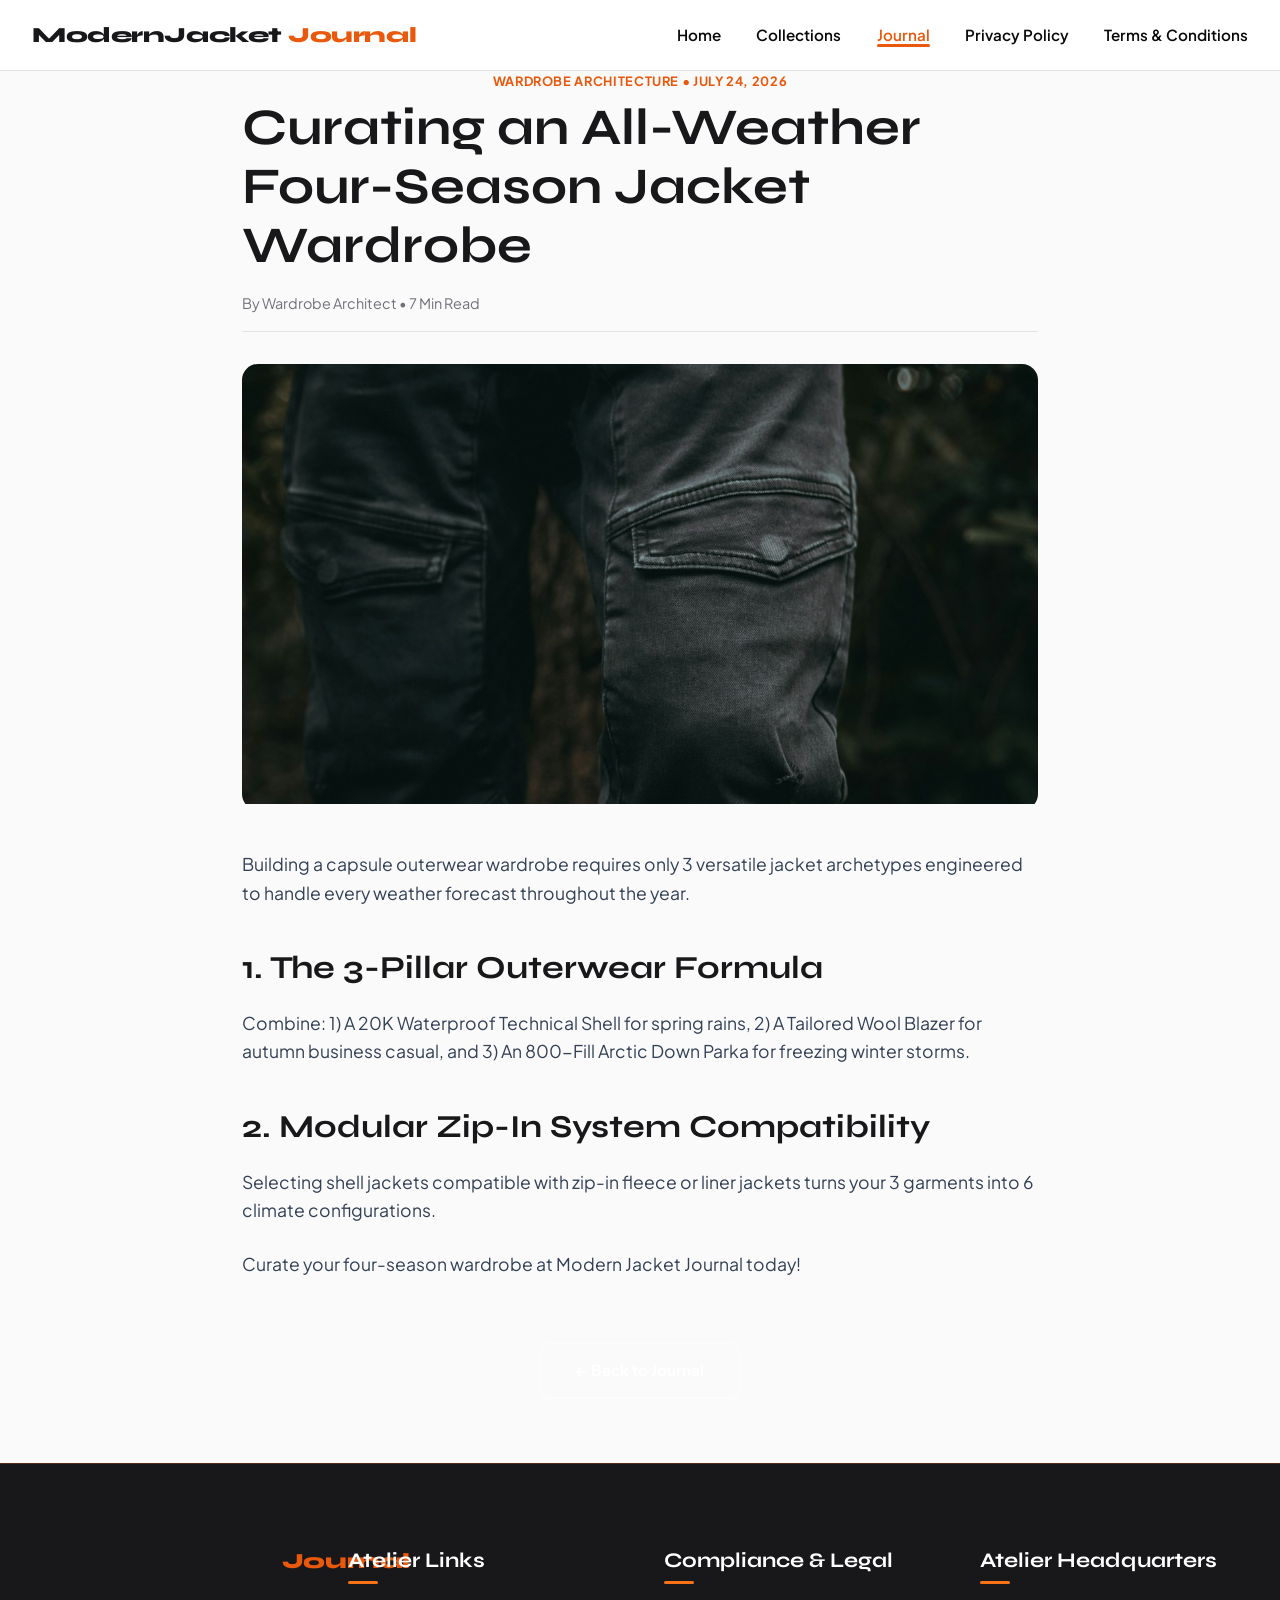
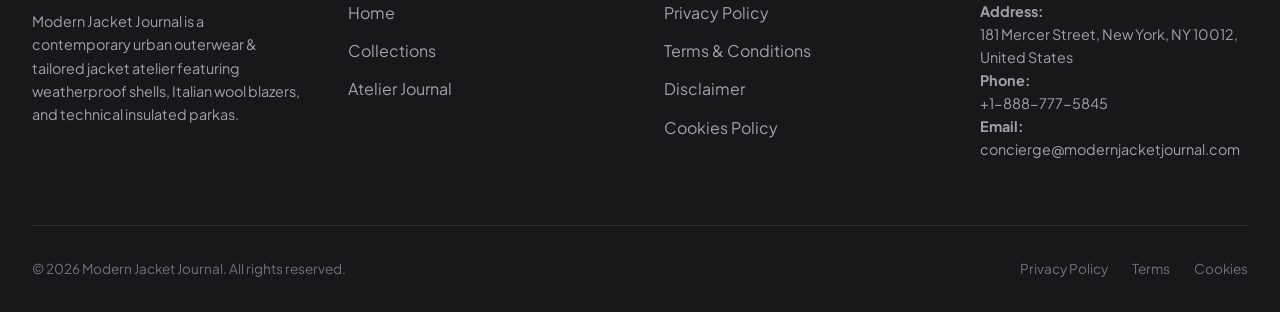
<file: blog/curating-an-all-weather-four-season-jacket-wardrobe.html>
<!DOCTYPE html>
<html lang="en">
<head>
    <!-- Google tag (gtag.js) -->
    <script async src="https://www.googletagmanager.com/gtag/js?id=G-0LY0HY7L01"></script>
    <script>
      window.dataLayer = window.dataLayer || [];
      function gtag(){dataLayer.push(arguments);}
      gtag('js', new Date());

      gtag('config', 'G-0LY0HY7L01');
    </script>
    <meta charset="UTF-8">
    <meta name="viewport" content="width=device-width, initial-scale=1.0">
    <meta name="description" content="Curating an all-weather four-season jacket wardrobe. Selecting 3 essential jacket archetypes for full-year climate versatility.">
    <title>Curating a Four-Season Outerwear Wardrobe | Modern Jacket Journal</title>
    <link rel="stylesheet" href="../style.css">
</head>
<body>

    <!-- Header Navigation (Sleek Compact Logo: 1.35rem) -->
    <header>
        <nav class="navbar">
            <a href="../index.php" class="logo">ModernJacket<span>Journal</span></a>
            <ul class="nav-links">
                <li><a href="../index.php">Home</a></li>
                <li><a href="../collections.html">Collections</a></li>
                <li><a href="index.html" class="active">Journal</a></li>
                <li><a href="../privacy-policy.html">Privacy Policy</a></li>
                <li><a href="../terms.html">Terms & Conditions</a></li>
            </ul>
            <button class="menu-btn" aria-label="Toggle Navigation">
                <span></span>
                <span></span>
                <span></span>
            </button>
        </nav>
    </header>

    <!-- Main Content -->
    <main class="blog-page" style="margin: 0 auto;">
        <div class="blog-meta" style="text-align: center;">Wardrobe Architecture &bull; July 24, 2026</div>
        <h1>Curating an All-Weather Four-Season Jacket Wardrobe</h1>
        <div class="meta-info">By Wardrobe Architect &bull; 7 Min Read</div>

        <div class="blog-featured-img">
            <img src="../img/hero_jacket.jpg" alt="Curating all-weather four-season jacket wardrobe" loading="lazy">
        </div>

        <div class="blog-content">
            <p>Building a capsule outerwear wardrobe requires only 3 versatile jacket archetypes engineered to handle every weather forecast throughout the year.</p>

            <h2>1. The 3-Pillar Outerwear Formula</h2>
            <p>Combine: 1) A 20K Waterproof Technical Shell for spring rains, 2) A Tailored Wool Blazer for autumn business casual, and 3) An 800-Fill Arctic Down Parka for freezing winter storms.</p>

            <h2>2. Modular Zip-In System Compatibility</h2>
            <p>Selecting shell jackets compatible with zip-in fleece or liner jackets turns your 3 garments into 6 climate configurations.</p>

            <p>Curate your four-season wardrobe at Modern Jacket Journal today!</p>
        </div>
        
        <div style="text-align: center; margin: 4rem 0;">
            <a href="index.html" class="btn btn-secondary">&larr; Back to Journal</a>
        </div>
    </main>

    <!-- Footer (Sleek Compact Logo: 1.35rem) -->
    <footer>
        <div class="footer-container">
            <div class="footer-col" style="flex: 1.5;">
                <a href="../index.php" class="logo" style="margin-bottom: 2rem; display: inline-block;">ModernJacket<span>Journal</span></a>
                <p>Modern Jacket Journal is a contemporary urban outerwear & tailored jacket atelier featuring weatherproof shells, Italian wool blazers, and technical insulated parkas.</p>
            </div>
            <div class="footer-col">
                <h4>Atelier Links</h4>
                <ul>
                    <li><a href="../index.php">Home</a></li>
                    <li><a href="../collections.html">Collections</a></li>
                    <li><a href="index.html">Atelier Journal</a></li>
                </ul>
            </div>
            <div class="footer-col">
                <h4>Compliance & Legal</h4>
                <ul>
                    <li><a href="../privacy-policy.html">Privacy Policy</a></li>
                    <li><a href="../terms.html">Terms & Conditions</a></li>
                    <li><a href="../disclaimer.html">Disclaimer</a></li>
                    <li><a href="../cookies.html">Cookies Policy</a></li>
                </ul>
            </div>
            <div class="footer-col" style="flex: 1.2;">
                <h4>Atelier Headquarters</h4>
                <p><strong>Address:</strong><br>181 Mercer Street, New York, NY 10012, United States</p>
                <p><strong>Phone:</strong><br>+1-888-777-5845</p>
                <p><strong>Email:</strong><br>concierge@modernjacketjournal.com</p>
            </div>
        </div>
        <div class="footer-bottom">
            <p>&copy; 2026 Modern Jacket Journal. All rights reserved.</p>
            <div class="footer-bottom-links">
                <a href="../privacy-policy.html">Privacy Policy</a>
                <a href="../terms.html">Terms</a>
                <a href="../cookies.html">Cookies</a>
            </div>
        </div>
    </footer>

    <script src="../script.js"></script>
</body>
</html>
</file>
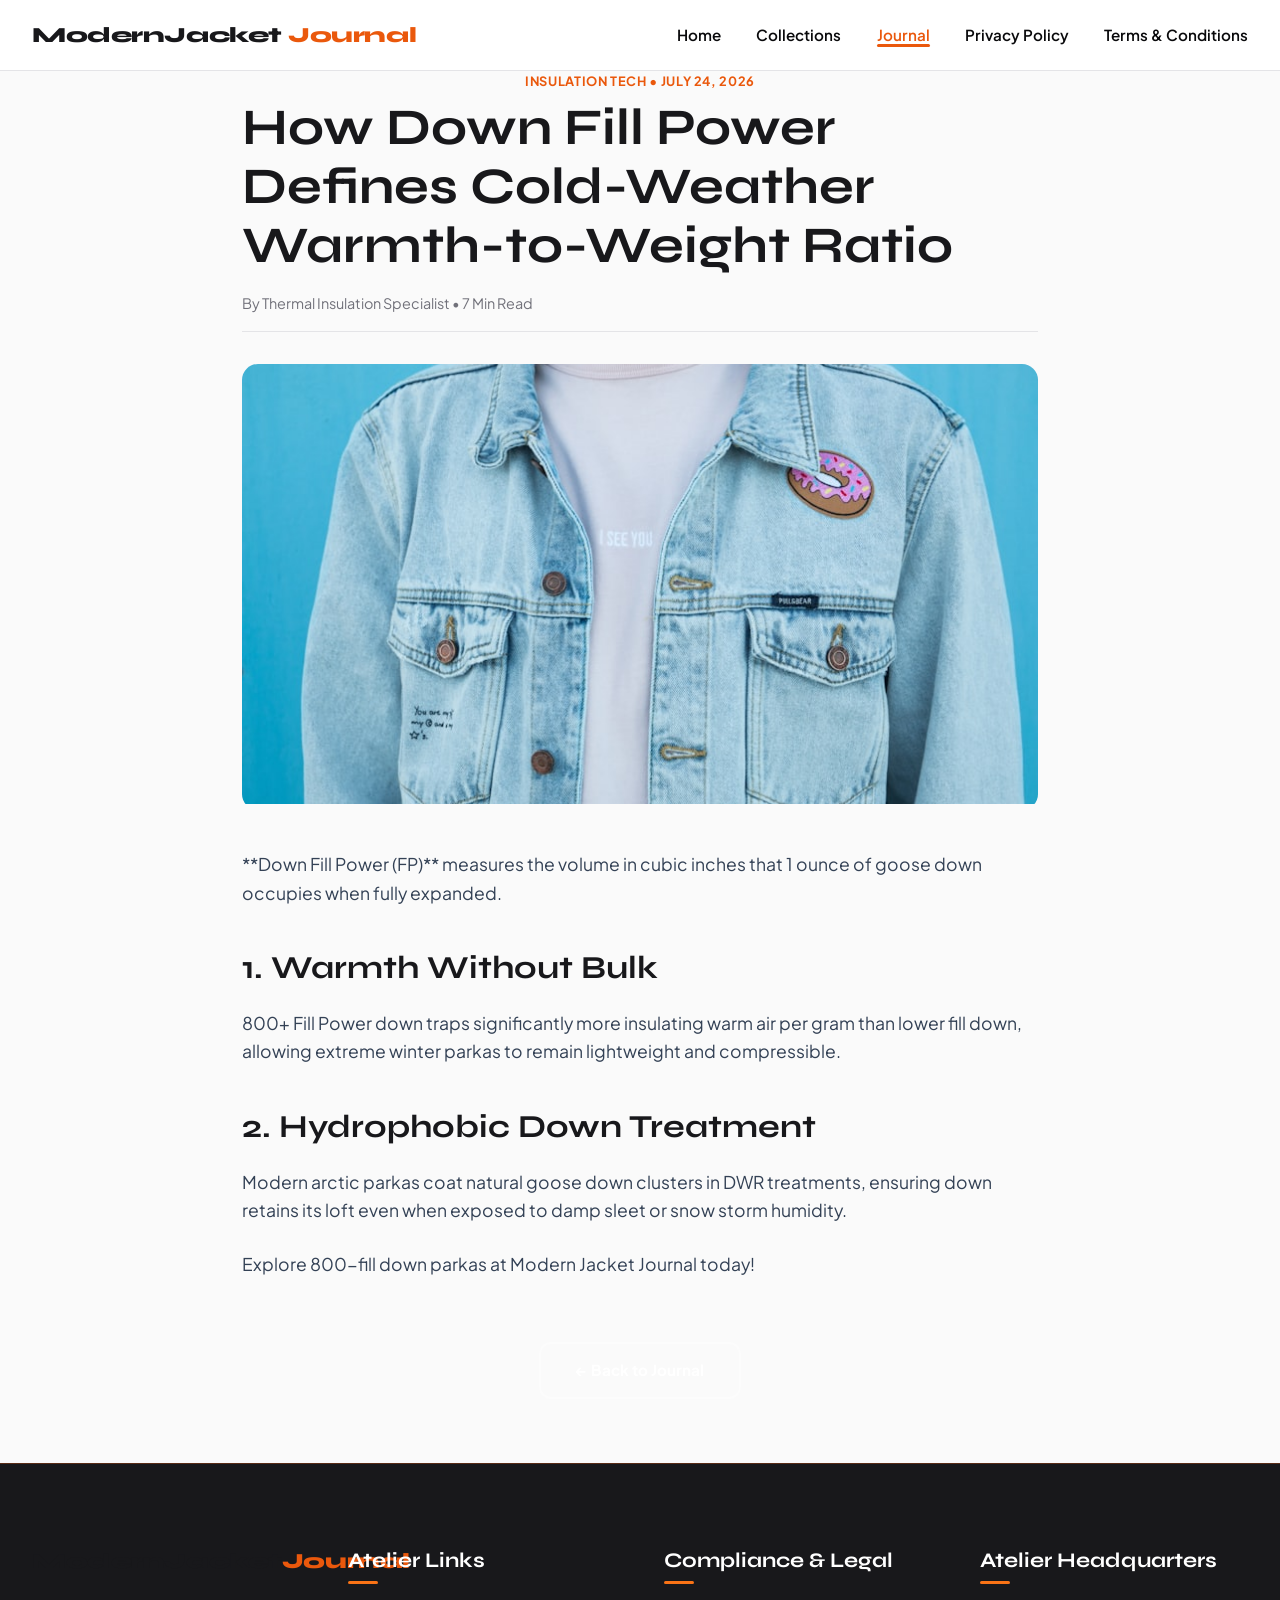
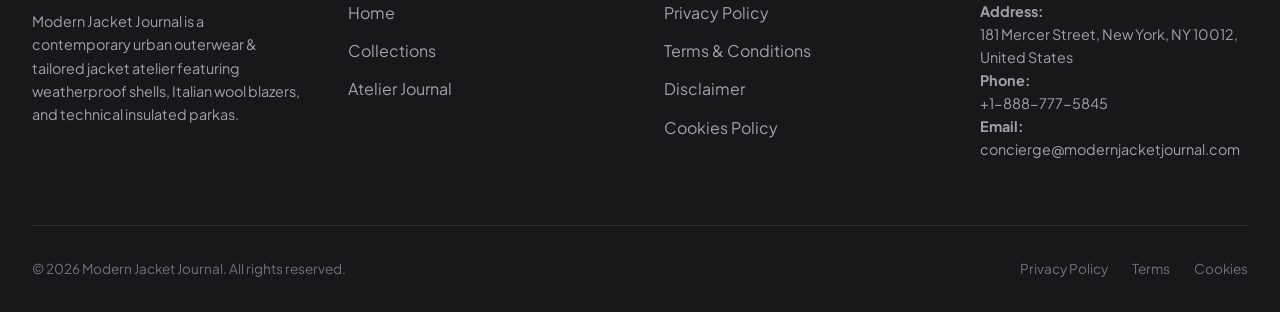
<file: blog/how-down-fill-power-defines-cold-weather-warmth-to-weight-ratio.html>
<!DOCTYPE html>
<html lang="en">
<head>
    <!-- Google tag (gtag.js) -->
    <script async src="https://www.googletagmanager.com/gtag/js?id=G-0LY0HY7L01"></script>
    <script>
      window.dataLayer = window.dataLayer || [];
      function gtag(){dataLayer.push(arguments);}
      gtag('js', new Date());

      gtag('config', 'G-0LY0HY7L01');
    </script>
    <meta charset="UTF-8">
    <meta name="viewport" content="width=device-width, initial-scale=1.0">
    <meta name="description" content="How down fill power defines cold-weather warmth-to-weight ratio. Comparing 600FP vs 850FP goose down loft expansion.">
    <title>Down Fill Power Explained | Modern Jacket Journal</title>
    <link rel="stylesheet" href="../style.css">
</head>
<body>

    <!-- Header Navigation (Sleek Compact Logo: 1.35rem) -->
    <header>
        <nav class="navbar">
            <a href="../index.php" class="logo">ModernJacket<span>Journal</span></a>
            <ul class="nav-links">
                <li><a href="../index.php">Home</a></li>
                <li><a href="../collections.html">Collections</a></li>
                <li><a href="index.html" class="active">Journal</a></li>
                <li><a href="../privacy-policy.html">Privacy Policy</a></li>
                <li><a href="../terms.html">Terms & Conditions</a></li>
            </ul>
            <button class="menu-btn" aria-label="Toggle Navigation">
                <span></span>
                <span></span>
                <span></span>
            </button>
        </nav>
    </header>

    <!-- Main Content -->
    <main class="blog-page" style="margin: 0 auto;">
        <div class="blog-meta" style="text-align: center;">Insulation Tech &bull; July 24, 2026</div>
        <h1>How Down Fill Power Defines Cold-Weather Warmth-to-Weight Ratio</h1>
        <div class="meta-info">By Thermal Insulation Specialist &bull; 7 Min Read</div>

        <div class="blog-featured-img">
            <img src="../img/journal2.jpg" alt="Down fill power cold weather warmth" loading="lazy">
        </div>

        <div class="blog-content">
            <p>**Down Fill Power (FP)** measures the volume in cubic inches that 1 ounce of goose down occupies when fully expanded.</p>

            <h2>1. Warmth Without Bulk</h2>
            <p>800+ Fill Power down traps significantly more insulating warm air per gram than lower fill down, allowing extreme winter parkas to remain lightweight and compressible.</p>

            <h2>2. Hydrophobic Down Treatment</h2>
            <p>Modern arctic parkas coat natural goose down clusters in DWR treatments, ensuring down retains its loft even when exposed to damp sleet or snow storm humidity.</p>

            <p>Explore 800-fill down parkas at Modern Jacket Journal today!</p>
        </div>
        
        <div style="text-align: center; margin: 4rem 0;">
            <a href="index.html" class="btn btn-secondary">&larr; Back to Journal</a>
        </div>
    </main>

    <!-- Footer (Sleek Compact Logo: 1.35rem) -->
    <footer>
        <div class="footer-container">
            <div class="footer-col" style="flex: 1.5;">
                <a href="../index.php" class="logo" style="margin-bottom: 2rem; display: inline-block;">ModernJacket<span>Journal</span></a>
                <p>Modern Jacket Journal is a contemporary urban outerwear & tailored jacket atelier featuring weatherproof shells, Italian wool blazers, and technical insulated parkas.</p>
            </div>
            <div class="footer-col">
                <h4>Atelier Links</h4>
                <ul>
                    <li><a href="../index.php">Home</a></li>
                    <li><a href="../collections.html">Collections</a></li>
                    <li><a href="index.html">Atelier Journal</a></li>
                </ul>
            </div>
            <div class="footer-col">
                <h4>Compliance & Legal</h4>
                <ul>
                    <li><a href="../privacy-policy.html">Privacy Policy</a></li>
                    <li><a href="../terms.html">Terms & Conditions</a></li>
                    <li><a href="../disclaimer.html">Disclaimer</a></li>
                    <li><a href="../cookies.html">Cookies Policy</a></li>
                </ul>
            </div>
            <div class="footer-col" style="flex: 1.2;">
                <h4>Atelier Headquarters</h4>
                <p><strong>Address:</strong><br>181 Mercer Street, New York, NY 10012, United States</p>
                <p><strong>Phone:</strong><br>+1-888-777-5845</p>
                <p><strong>Email:</strong><br>concierge@modernjacketjournal.com</p>
            </div>
        </div>
        <div class="footer-bottom">
            <p>&copy; 2026 Modern Jacket Journal. All rights reserved.</p>
            <div class="footer-bottom-links">
                <a href="../privacy-policy.html">Privacy Policy</a>
                <a href="../terms.html">Terms</a>
                <a href="../cookies.html">Cookies</a>
            </div>
        </div>
    </footer>

    <script src="../script.js"></script>
</body>
</html>
</file>
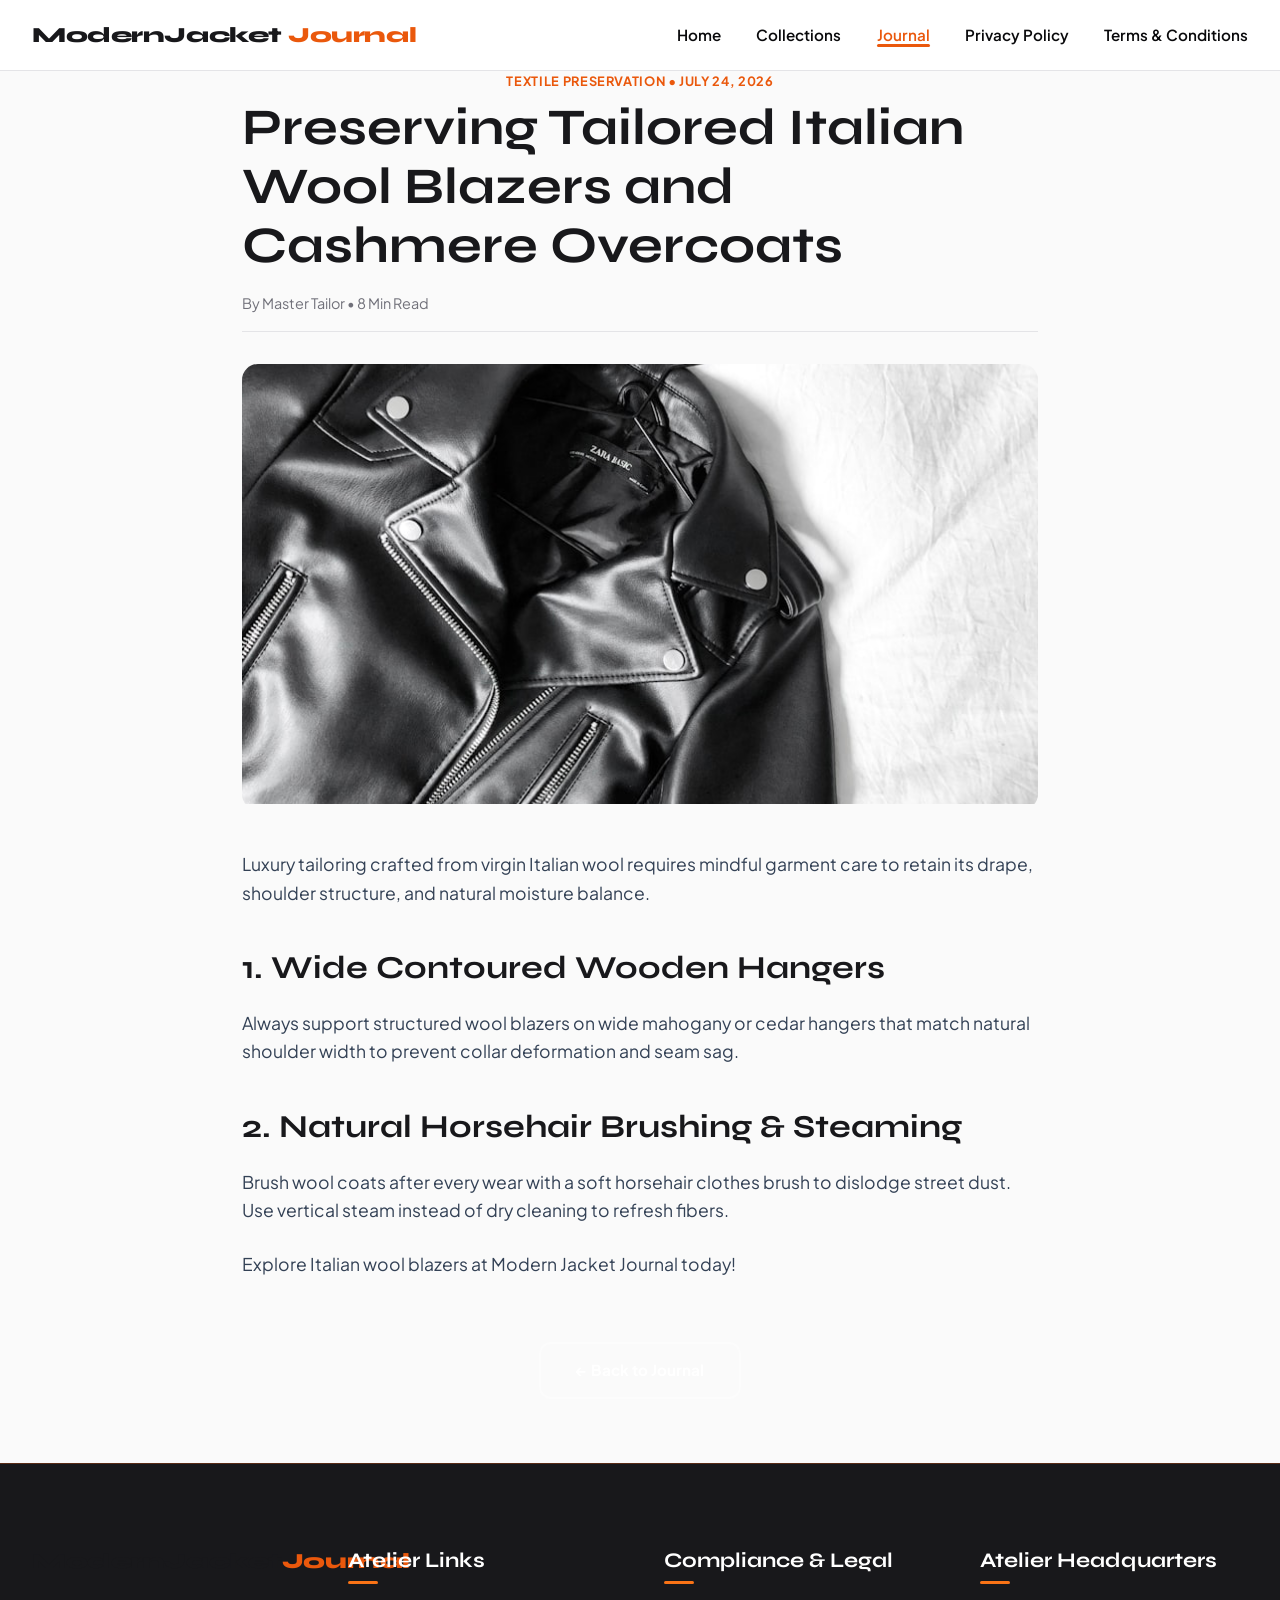
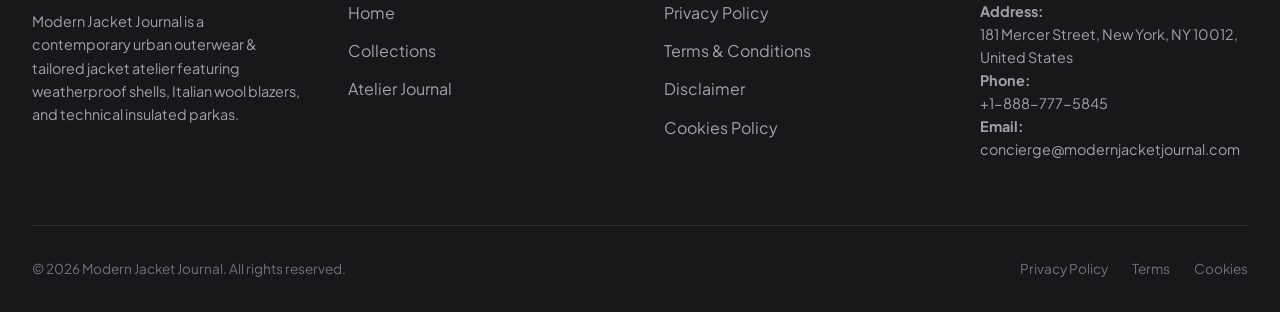
<file: blog/preserving-tailored-italian-wool-blazers-and-cashmere-overcoats.html>
<!DOCTYPE html>
<html lang="en">
<head>
    <!-- Google tag (gtag.js) -->
    <script async src="https://www.googletagmanager.com/gtag/js?id=G-0LY0HY7L01"></script>
    <script>
      window.dataLayer = window.dataLayer || [];
      function gtag(){dataLayer.push(arguments);}
      gtag('js', new Date());

      gtag('config', 'G-0LY0HY7L01');
    </script>
    <meta charset="UTF-8">
    <meta name="viewport" content="width=device-width, initial-scale=1.0">
    <meta name="description" content="Preserving tailored Italian wool blazers and cashmere overcoats. Proper cedar storage, canvas garment bags, and horn button maintenance.">
    <title>Preserving Italian Wool Blazers | Modern Jacket Journal</title>
    <link rel="stylesheet" href="../style.css">
</head>
<body>

    <!-- Header Navigation (Sleek Compact Logo: 1.35rem) -->
    <header>
        <nav class="navbar">
            <a href="../index.php" class="logo">ModernJacket<span>Journal</span></a>
            <ul class="nav-links">
                <li><a href="../index.php">Home</a></li>
                <li><a href="../collections.html">Collections</a></li>
                <li><a href="index.html" class="active">Journal</a></li>
                <li><a href="../privacy-policy.html">Privacy Policy</a></li>
                <li><a href="../terms.html">Terms & Conditions</a></li>
            </ul>
            <button class="menu-btn" aria-label="Toggle Navigation">
                <span></span>
                <span></span>
                <span></span>
            </button>
        </nav>
    </header>

    <!-- Main Content -->
    <main class="blog-page" style="margin: 0 auto;">
        <div class="blog-meta" style="text-align: center;">Textile Preservation &bull; July 24, 2026</div>
        <h1>Preserving Tailored Italian Wool Blazers and Cashmere Overcoats</h1>
        <div class="meta-info">By Master Tailor &bull; 8 Min Read</div>

        <div class="blog-featured-img">
            <img src="../img/jacket1.jpg" alt="Preserving tailored Italian wool blazers" loading="lazy">
        </div>

        <div class="blog-content">
            <p>Luxury tailoring crafted from virgin Italian wool requires mindful garment care to retain its drape, shoulder structure, and natural moisture balance.</p>

            <h2>1. Wide Contoured Wooden Hangers</h2>
            <p>Always support structured wool blazers on wide mahogany or cedar hangers that match natural shoulder width to prevent collar deformation and seam sag.</p>

            <h2>2. Natural Horsehair Brushing & Steaming</h2>
            <p>Brush wool coats after every wear with a soft horsehair clothes brush to dislodge street dust. Use vertical steam instead of dry cleaning to refresh fibers.</p>

            <p>Explore Italian wool blazers at Modern Jacket Journal today!</p>
        </div>
        
        <div style="text-align: center; margin: 4rem 0;">
            <a href="index.html" class="btn btn-secondary">&larr; Back to Journal</a>
        </div>
    </main>

    <!-- Footer (Sleek Compact Logo: 1.35rem) -->
    <footer>
        <div class="footer-container">
            <div class="footer-col" style="flex: 1.5;">
                <a href="../index.php" class="logo" style="margin-bottom: 2rem; display: inline-block;">ModernJacket<span>Journal</span></a>
                <p>Modern Jacket Journal is a contemporary urban outerwear & tailored jacket atelier featuring weatherproof shells, Italian wool blazers, and technical insulated parkas.</p>
            </div>
            <div class="footer-col">
                <h4>Atelier Links</h4>
                <ul>
                    <li><a href="../index.php">Home</a></li>
                    <li><a href="../collections.html">Collections</a></li>
                    <li><a href="index.html">Atelier Journal</a></li>
                </ul>
            </div>
            <div class="footer-col">
                <h4>Compliance & Legal</h4>
                <ul>
                    <li><a href="../privacy-policy.html">Privacy Policy</a></li>
                    <li><a href="../terms.html">Terms & Conditions</a></li>
                    <li><a href="../disclaimer.html">Disclaimer</a></li>
                    <li><a href="../cookies.html">Cookies Policy</a></li>
                </ul>
            </div>
            <div class="footer-col" style="flex: 1.2;">
                <h4>Atelier Headquarters</h4>
                <p><strong>Address:</strong><br>181 Mercer Street, New York, NY 10012, United States</p>
                <p><strong>Phone:</strong><br>+1-888-777-5845</p>
                <p><strong>Email:</strong><br>concierge@modernjacketjournal.com</p>
            </div>
        </div>
        <div class="footer-bottom">
            <p>&copy; 2026 Modern Jacket Journal. All rights reserved.</p>
            <div class="footer-bottom-links">
                <a href="../privacy-policy.html">Privacy Policy</a>
                <a href="../terms.html">Terms</a>
                <a href="../cookies.html">Cookies</a>
            </div>
        </div>
    </footer>

    <script src="../script.js"></script>
</body>
</html>
</file>
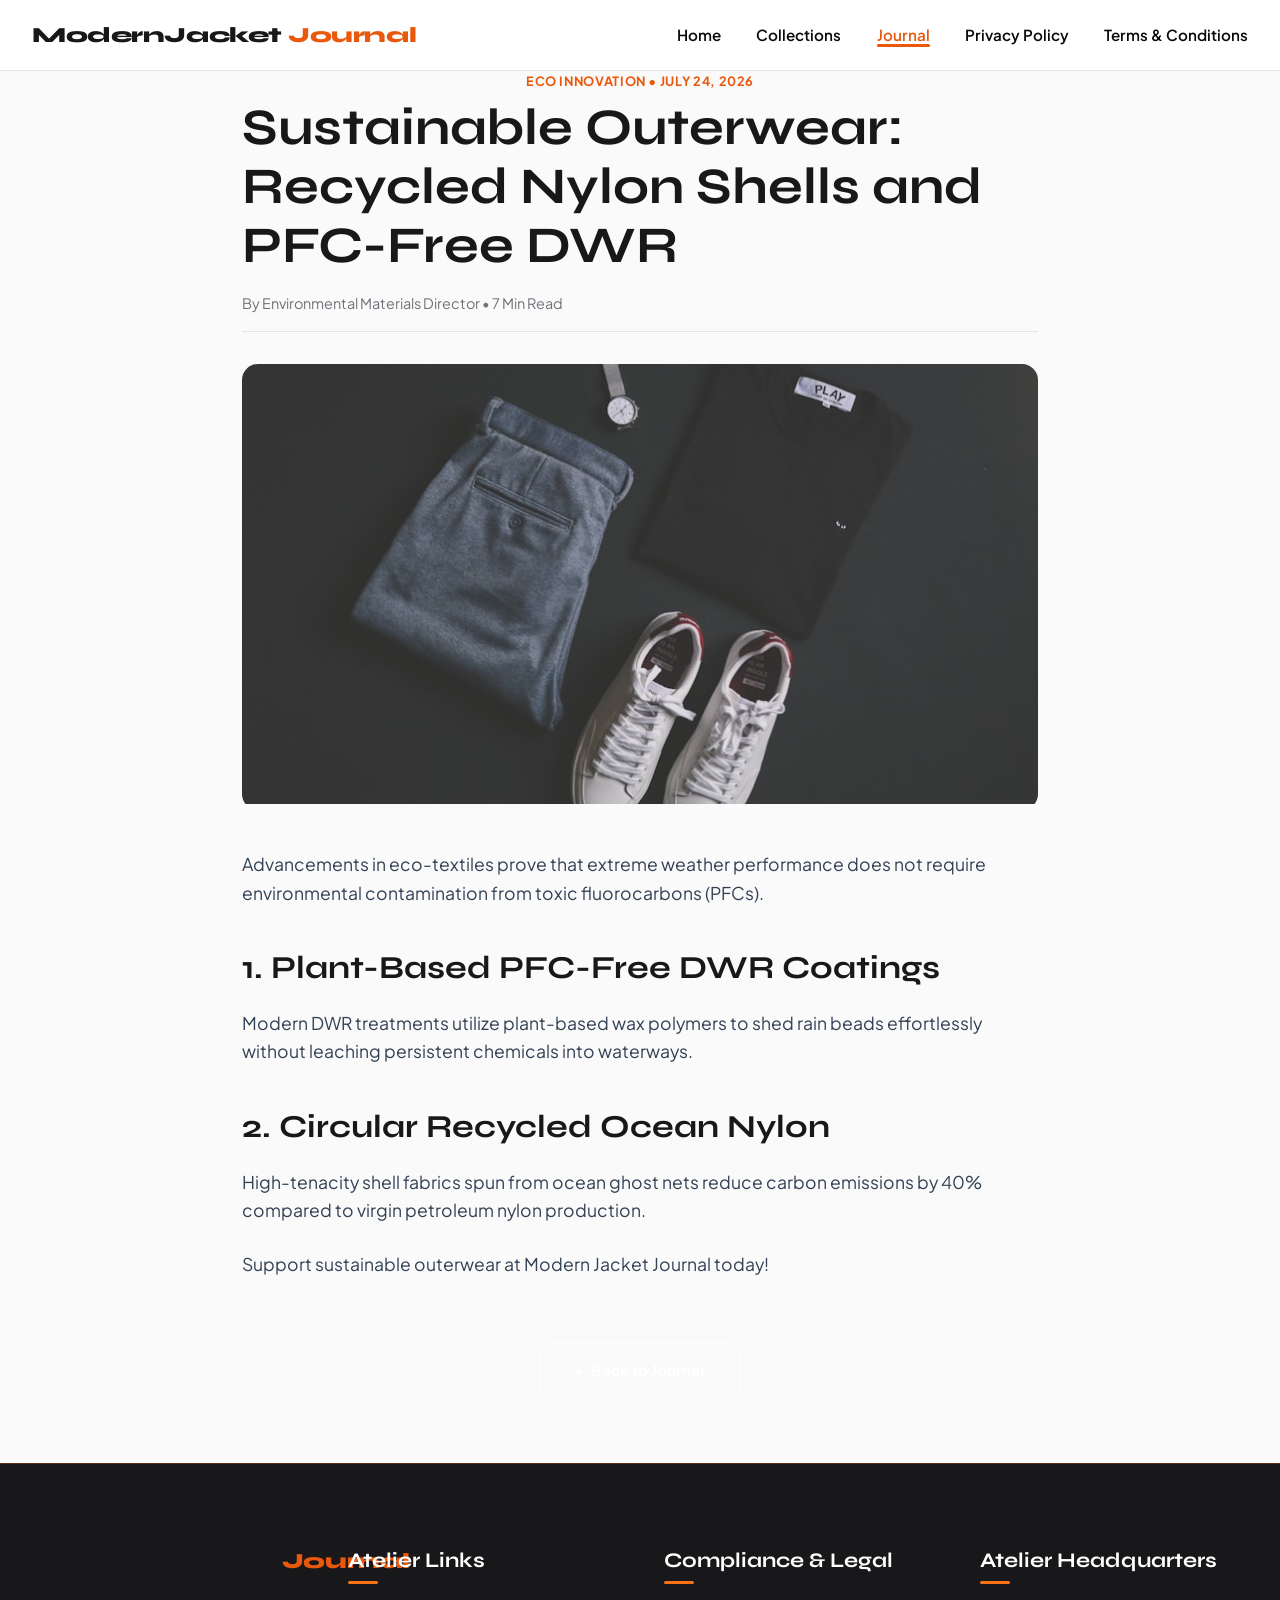
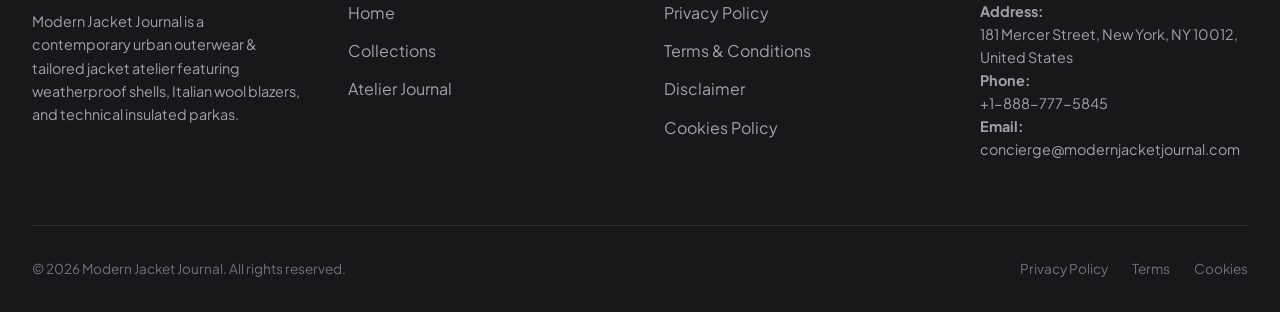
<file: blog/sustainable-outerwear-recycled-nylon-shells-and-pfc-free-dwr.html>
<!DOCTYPE html>
<html lang="en">
<head>
    <!-- Google tag (gtag.js) -->
    <script async src="https://www.googletagmanager.com/gtag/js?id=G-0LY0HY7L01"></script>
    <script>
      window.dataLayer = window.dataLayer || [];
      function gtag(){dataLayer.push(arguments);}
      gtag('js', new Date());

      gtag('config', 'G-0LY0HY7L01');
    </script>
    <meta charset="UTF-8">
    <meta name="viewport" content="width=device-width, initial-scale=1.0">
    <meta name="description" content="Sustainable outerwear: recycled nylon shells and PFC-free DWR. Eliminating fluorocarbons while maintaining durable water repellency.">
    <title>Sustainable Technical Outerwear | Modern Jacket Journal</title>
    <link rel="stylesheet" href="../style.css">
</head>
<body>

    <!-- Header Navigation (Sleek Compact Logo: 1.35rem) -->
    <header>
        <nav class="navbar">
            <a href="../index.php" class="logo">ModernJacket<span>Journal</span></a>
            <ul class="nav-links">
                <li><a href="../index.php">Home</a></li>
                <li><a href="../collections.html">Collections</a></li>
                <li><a href="index.html" class="active">Journal</a></li>
                <li><a href="../privacy-policy.html">Privacy Policy</a></li>
                <li><a href="../terms.html">Terms & Conditions</a></li>
            </ul>
            <button class="menu-btn" aria-label="Toggle Navigation">
                <span></span>
                <span></span>
                <span></span>
            </button>
        </nav>
    </header>

    <!-- Main Content -->
    <main class="blog-page" style="margin: 0 auto;">
        <div class="blog-meta" style="text-align: center;">Eco Innovation &bull; July 24, 2026</div>
        <h1>Sustainable Outerwear: Recycled Nylon Shells and PFC-Free DWR</h1>
        <div class="meta-info">By Environmental Materials Director &bull; 7 Min Read</div>

        <div class="blog-featured-img">
            <img src="../img/jacket3.jpg" alt="Sustainable outerwear recycled nylon shells" loading="lazy">
        </div>

        <div class="blog-content">
            <p>Advancements in eco-textiles prove that extreme weather performance does not require environmental contamination from toxic fluorocarbons (PFCs).</p>

            <h2>1. Plant-Based PFC-Free DWR Coatings</h2>
            <p>Modern DWR treatments utilize plant-based wax polymers to shed rain beads effortlessly without leaching persistent chemicals into waterways.</p>

            <h2>2. Circular Recycled Ocean Nylon</h2>
            <p>High-tenacity shell fabrics spun from ocean ghost nets reduce carbon emissions by 40% compared to virgin petroleum nylon production.</p>

            <p>Support sustainable outerwear at Modern Jacket Journal today!</p>
        </div>
        
        <div style="text-align: center; margin: 4rem 0;">
            <a href="index.html" class="btn btn-secondary">&larr; Back to Journal</a>
        </div>
    </main>

    <!-- Footer (Sleek Compact Logo: 1.35rem) -->
    <footer>
        <div class="footer-container">
            <div class="footer-col" style="flex: 1.5;">
                <a href="../index.php" class="logo" style="margin-bottom: 2rem; display: inline-block;">ModernJacket<span>Journal</span></a>
                <p>Modern Jacket Journal is a contemporary urban outerwear & tailored jacket atelier featuring weatherproof shells, Italian wool blazers, and technical insulated parkas.</p>
            </div>
            <div class="footer-col">
                <h4>Atelier Links</h4>
                <ul>
                    <li><a href="../index.php">Home</a></li>
                    <li><a href="../collections.html">Collections</a></li>
                    <li><a href="index.html">Atelier Journal</a></li>
                </ul>
            </div>
            <div class="footer-col">
                <h4>Compliance & Legal</h4>
                <ul>
                    <li><a href="../privacy-policy.html">Privacy Policy</a></li>
                    <li><a href="../terms.html">Terms & Conditions</a></li>
                    <li><a href="../disclaimer.html">Disclaimer</a></li>
                    <li><a href="../cookies.html">Cookies Policy</a></li>
                </ul>
            </div>
            <div class="footer-col" style="flex: 1.2;">
                <h4>Atelier Headquarters</h4>
                <p><strong>Address:</strong><br>181 Mercer Street, New York, NY 10012, United States</p>
                <p><strong>Phone:</strong><br>+1-888-777-5845</p>
                <p><strong>Email:</strong><br>concierge@modernjacketjournal.com</p>
            </div>
        </div>
        <div class="footer-bottom">
            <p>&copy; 2026 Modern Jacket Journal. All rights reserved.</p>
            <div class="footer-bottom-links">
                <a href="../privacy-policy.html">Privacy Policy</a>
                <a href="../terms.html">Terms</a>
                <a href="../cookies.html">Cookies</a>
            </div>
        </div>
    </footer>

    <script src="../script.js"></script>
</body>
</html>
</file>
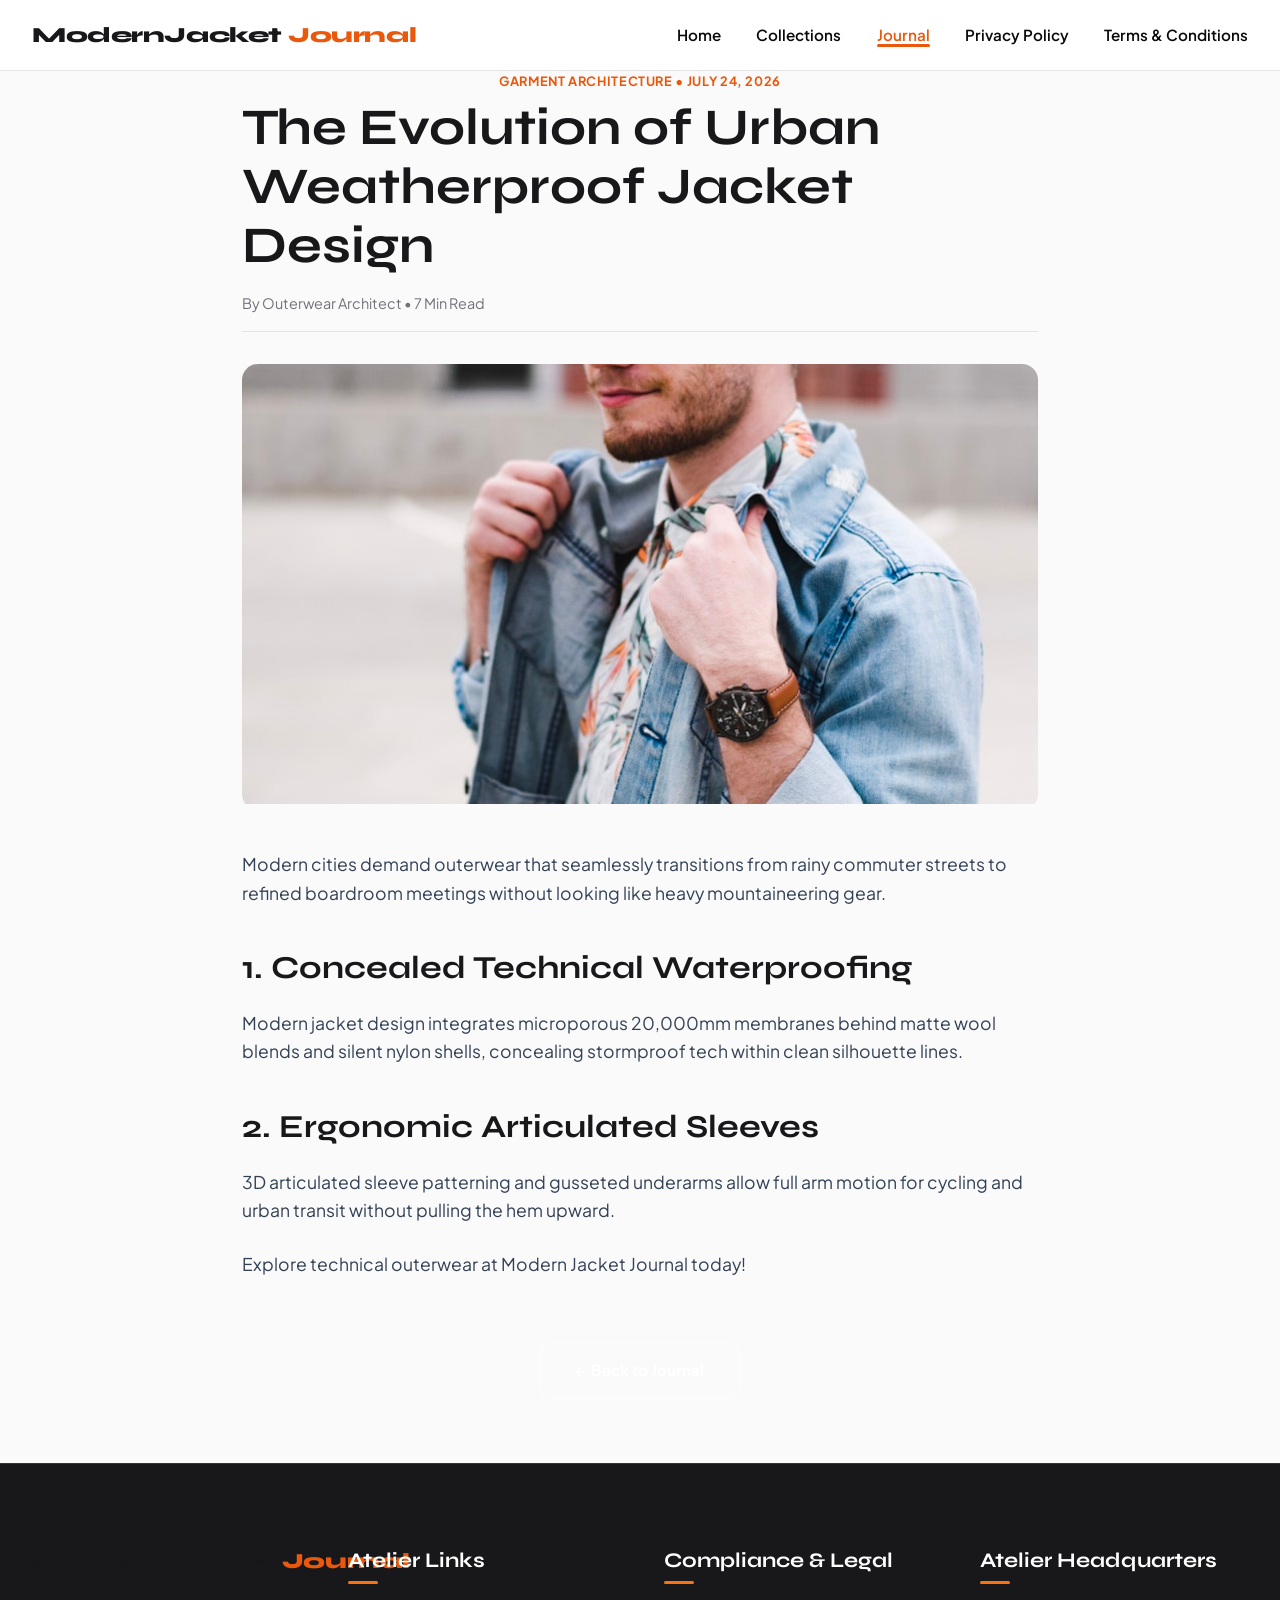
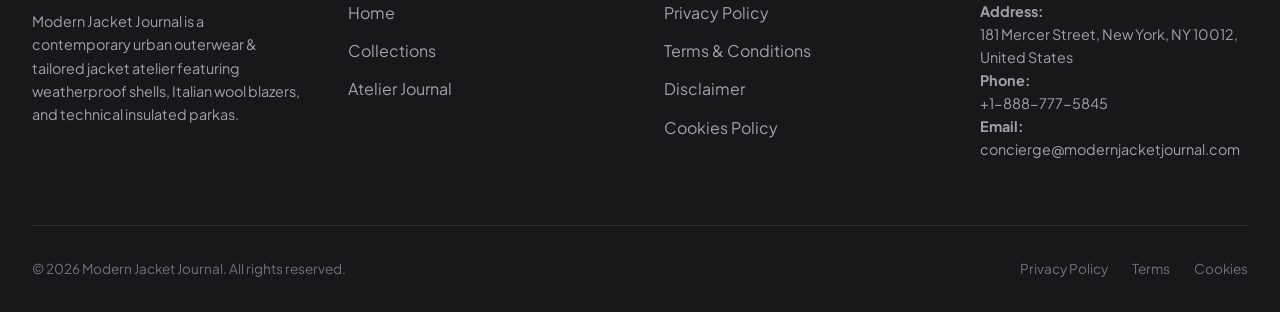
<file: blog/the-evolution-of-urban-weatherproof-jacket-design.html>
<!DOCTYPE html>
<html lang="en">
<head>
    <!-- Google tag (gtag.js) -->
    <script async src="https://www.googletagmanager.com/gtag/js?id=G-0LY0HY7L01"></script>
    <script>
      window.dataLayer = window.dataLayer || [];
      function gtag(){dataLayer.push(arguments);}
      gtag('js', new Date());

      gtag('config', 'G-0LY0HY7L01');
    </script>
    <meta charset="UTF-8">
    <meta name="viewport" content="width=device-width, initial-scale=1.0">
    <meta name="description" content="The evolution of urban weatherproof jacket design. Merging high-altitude mountain engineering with sleek metropolitan tailoring.">
    <title>Evolution of Urban Outerwear | Modern Jacket Journal</title>
    <link rel="stylesheet" href="../style.css">
</head>
<body>

    <!-- Header Navigation (Sleek Compact Logo: 1.35rem) -->
    <header>
        <nav class="navbar">
            <a href="../index.php" class="logo">ModernJacket<span>Journal</span></a>
            <ul class="nav-links">
                <li><a href="../index.php">Home</a></li>
                <li><a href="../collections.html">Collections</a></li>
                <li><a href="index.html" class="active">Journal</a></li>
                <li><a href="../privacy-policy.html">Privacy Policy</a></li>
                <li><a href="../terms.html">Terms & Conditions</a></li>
            </ul>
            <button class="menu-btn" aria-label="Toggle Navigation">
                <span></span>
                <span></span>
                <span></span>
            </button>
        </nav>
    </header>

    <!-- Main Content -->
    <main class="blog-page" style="margin: 0 auto;">
        <div class="blog-meta" style="text-align: center;">Garment Architecture &bull; July 24, 2026</div>
        <h1>The Evolution of Urban Weatherproof Jacket Design</h1>
        <div class="meta-info">By Outerwear Architect &bull; 7 Min Read</div>

        <div class="blog-featured-img">
            <img src="../img/craft.jpg" alt="The evolution of urban weatherproof jacket design" loading="lazy">
        </div>

        <div class="blog-content">
            <p>Modern cities demand outerwear that seamlessly transitions from rainy commuter streets to refined boardroom meetings without looking like heavy mountaineering gear.</p>

            <h2>1. Concealed Technical Waterproofing</h2>
            <p>Modern jacket design integrates microporous 20,000mm membranes behind matte wool blends and silent nylon shells, concealing stormproof tech within clean silhouette lines.</p>

            <h2>2. Ergonomic Articulated Sleeves</h2>
            <p>3D articulated sleeve patterning and gusseted underarms allow full arm motion for cycling and urban transit without pulling the hem upward.</p>

            <p>Explore technical outerwear at Modern Jacket Journal today!</p>
        </div>
        
        <div style="text-align: center; margin: 4rem 0;">
            <a href="index.html" class="btn btn-secondary">&larr; Back to Journal</a>
        </div>
    </main>

    <!-- Footer (Sleek Compact Logo: 1.35rem) -->
    <footer>
        <div class="footer-container">
            <div class="footer-col" style="flex: 1.5;">
                <a href="../index.php" class="logo" style="margin-bottom: 2rem; display: inline-block;">ModernJacket<span>Journal</span></a>
                <p>Modern Jacket Journal is a contemporary urban outerwear & tailored jacket atelier featuring weatherproof shells, Italian wool blazers, and technical insulated parkas.</p>
            </div>
            <div class="footer-col">
                <h4>Atelier Links</h4>
                <ul>
                    <li><a href="../index.php">Home</a></li>
                    <li><a href="../collections.html">Collections</a></li>
                    <li><a href="index.html">Atelier Journal</a></li>
                </ul>
            </div>
            <div class="footer-col">
                <h4>Compliance & Legal</h4>
                <ul>
                    <li><a href="../privacy-policy.html">Privacy Policy</a></li>
                    <li><a href="../terms.html">Terms & Conditions</a></li>
                    <li><a href="../disclaimer.html">Disclaimer</a></li>
                    <li><a href="../cookies.html">Cookies Policy</a></li>
                </ul>
            </div>
            <div class="footer-col" style="flex: 1.2;">
                <h4>Atelier Headquarters</h4>
                <p><strong>Address:</strong><br>181 Mercer Street, New York, NY 10012, United States</p>
                <p><strong>Phone:</strong><br>+1-888-777-5845</p>
                <p><strong>Email:</strong><br>concierge@modernjacketjournal.com</p>
            </div>
        </div>
        <div class="footer-bottom">
            <p>&copy; 2026 Modern Jacket Journal. All rights reserved.</p>
            <div class="footer-bottom-links">
                <a href="../privacy-policy.html">Privacy Policy</a>
                <a href="../terms.html">Terms</a>
                <a href="../cookies.html">Cookies</a>
            </div>
        </div>
    </footer>

    <script src="../script.js"></script>
</body>
</html>
</file>
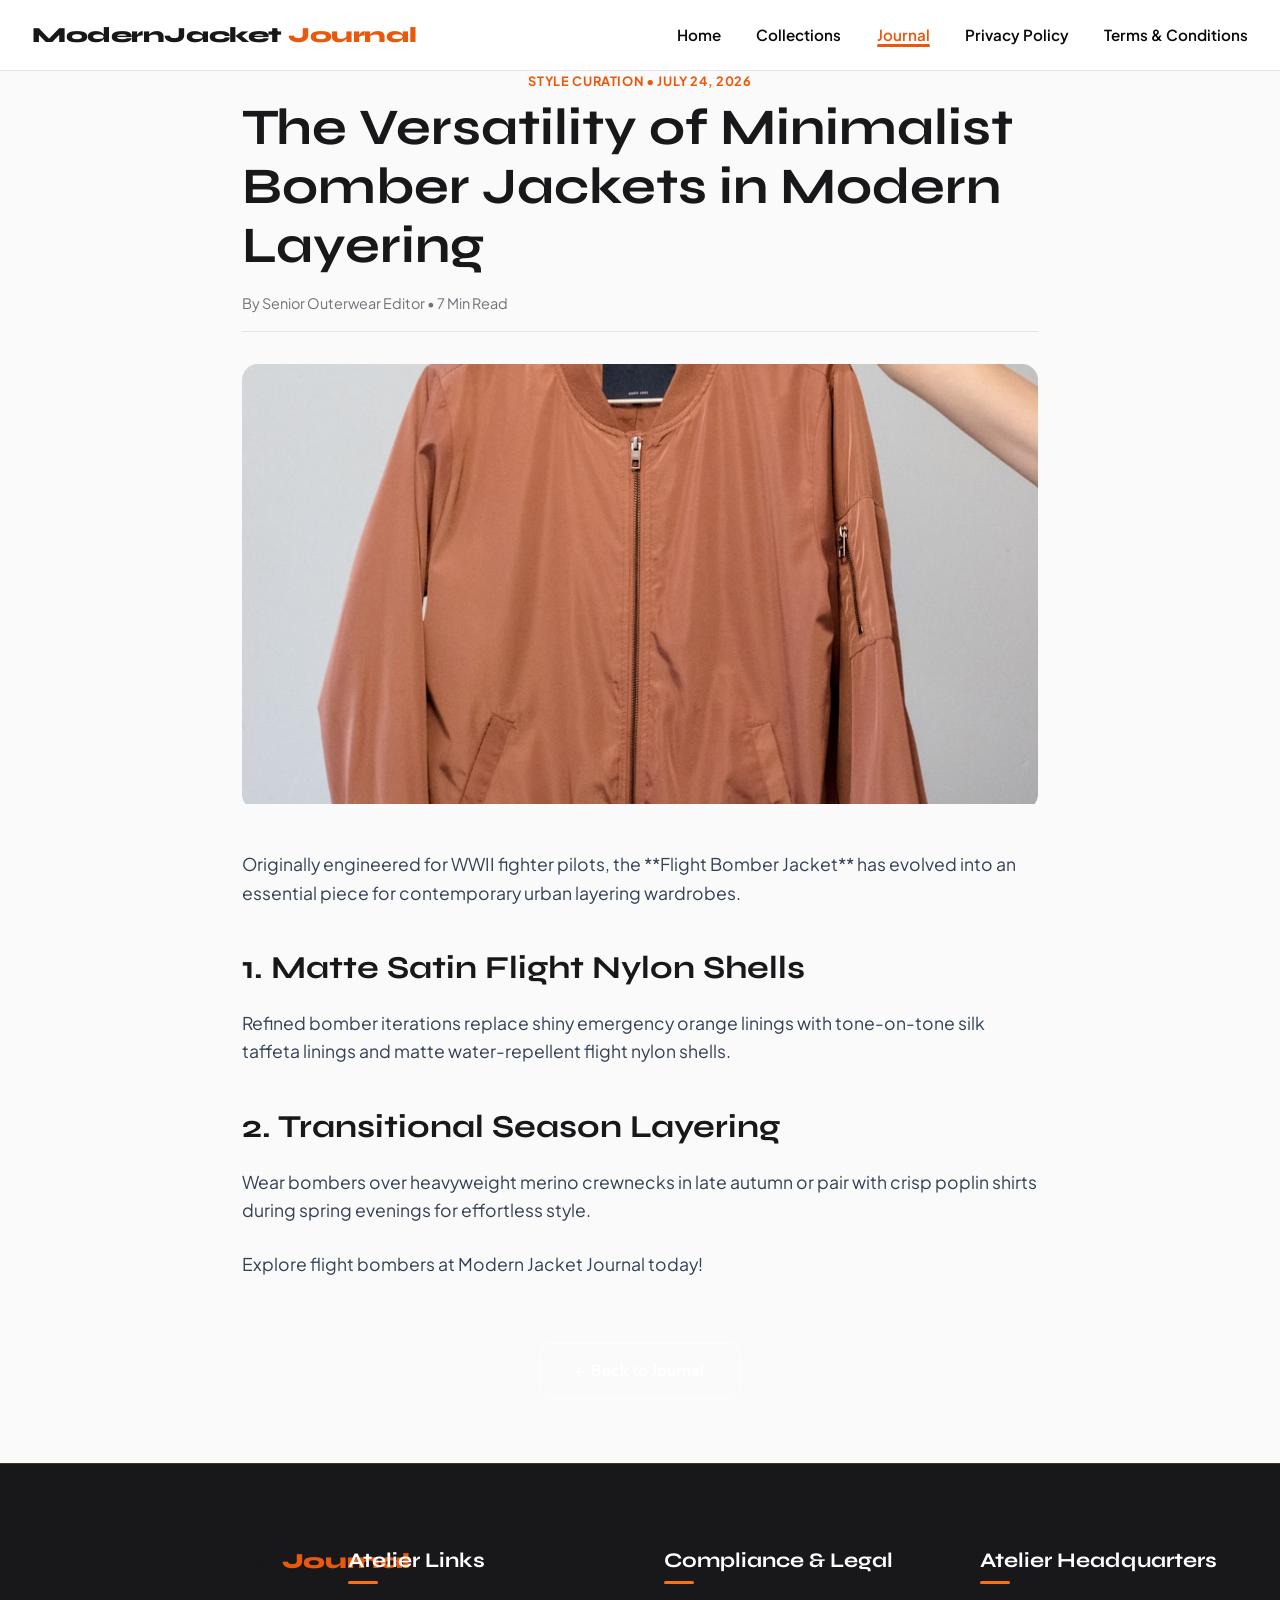
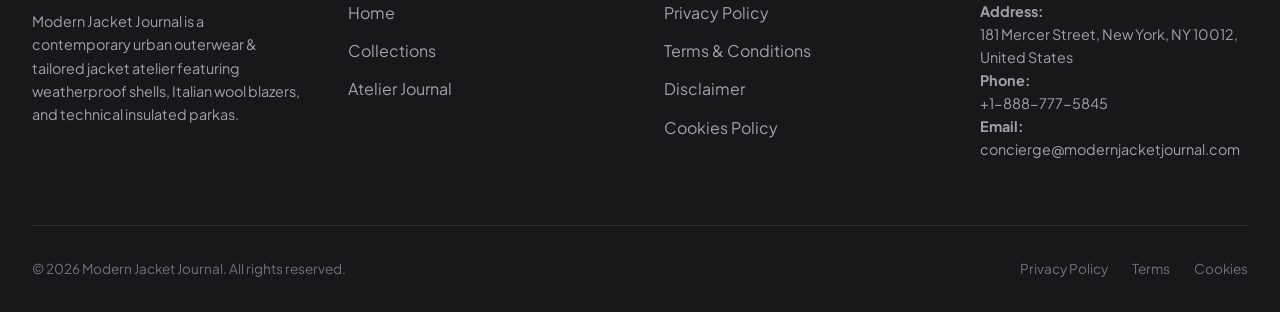
<file: blog/the-versatility-of-minimalist-bomber-jackets-in-modern-layering.html>
<!DOCTYPE html>
<html lang="en">
<head>
    <!-- Google tag (gtag.js) -->
    <script async src="https://www.googletagmanager.com/gtag/js?id=G-0LY0HY7L01"></script>
    <script>
      window.dataLayer = window.dataLayer || [];
      function gtag(){dataLayer.push(arguments);}
      gtag('js', new Date());

      gtag('config', 'G-0LY0HY7L01');
    </script>
    <meta charset="UTF-8">
    <meta name="viewport" content="width=device-width, initial-scale=1.0">
    <meta name="description" content="The versatility of minimalist bomber jackets in modern layering. Transitioning flight nylon bomber silhouettes between autumn and spring.">
    <title>Versatility of Bomber Jackets | Modern Jacket Journal</title>
    <link rel="stylesheet" href="../style.css">
</head>
<body>

    <!-- Header Navigation (Sleek Compact Logo: 1.35rem) -->
    <header>
        <nav class="navbar">
            <a href="../index.php" class="logo">ModernJacket<span>Journal</span></a>
            <ul class="nav-links">
                <li><a href="../index.php">Home</a></li>
                <li><a href="../collections.html">Collections</a></li>
                <li><a href="index.html" class="active">Journal</a></li>
                <li><a href="../privacy-policy.html">Privacy Policy</a></li>
                <li><a href="../terms.html">Terms & Conditions</a></li>
            </ul>
            <button class="menu-btn" aria-label="Toggle Navigation">
                <span></span>
                <span></span>
                <span></span>
            </button>
        </nav>
    </header>

    <!-- Main Content -->
    <main class="blog-page" style="margin: 0 auto;">
        <div class="blog-meta" style="text-align: center;">Style Curation &bull; July 24, 2026</div>
        <h1>The Versatility of Minimalist Bomber Jackets in Modern Layering</h1>
        <div class="meta-info">By Senior Outerwear Editor &bull; 7 Min Read</div>

        <div class="blog-featured-img">
            <img src="../img/jacket2.jpg" alt="Minimalist bomber jackets in modern layering" loading="lazy">
        </div>

        <div class="blog-content">
            <p>Originally engineered for WWII fighter pilots, the **Flight Bomber Jacket** has evolved into an essential piece for contemporary urban layering wardrobes.</p>

            <h2>1. Matte Satin Flight Nylon Shells</h2>
            <p>Refined bomber iterations replace shiny emergency orange linings with tone-on-tone silk taffeta linings and matte water-repellent flight nylon shells.</p>

            <h2>2. Transitional Season Layering</h2>
            <p>Wear bombers over heavyweight merino crewnecks in late autumn or pair with crisp poplin shirts during spring evenings for effortless style.</p>

            <p>Explore flight bombers at Modern Jacket Journal today!</p>
        </div>
        
        <div style="text-align: center; margin: 4rem 0;">
            <a href="index.html" class="btn btn-secondary">&larr; Back to Journal</a>
        </div>
    </main>

    <!-- Footer (Sleek Compact Logo: 1.35rem) -->
    <footer>
        <div class="footer-container">
            <div class="footer-col" style="flex: 1.5;">
                <a href="../index.php" class="logo" style="margin-bottom: 2rem; display: inline-block;">ModernJacket<span>Journal</span></a>
                <p>Modern Jacket Journal is a contemporary urban outerwear & tailored jacket atelier featuring weatherproof shells, Italian wool blazers, and technical insulated parkas.</p>
            </div>
            <div class="footer-col">
                <h4>Atelier Links</h4>
                <ul>
                    <li><a href="../index.php">Home</a></li>
                    <li><a href="../collections.html">Collections</a></li>
                    <li><a href="index.html">Atelier Journal</a></li>
                </ul>
            </div>
            <div class="footer-col">
                <h4>Compliance & Legal</h4>
                <ul>
                    <li><a href="../privacy-policy.html">Privacy Policy</a></li>
                    <li><a href="../terms.html">Terms & Conditions</a></li>
                    <li><a href="../disclaimer.html">Disclaimer</a></li>
                    <li><a href="../cookies.html">Cookies Policy</a></li>
                </ul>
            </div>
            <div class="footer-col" style="flex: 1.2;">
                <h4>Atelier Headquarters</h4>
                <p><strong>Address:</strong><br>181 Mercer Street, New York, NY 10012, United States</p>
                <p><strong>Phone:</strong><br>+1-888-777-5845</p>
                <p><strong>Email:</strong><br>concierge@modernjacketjournal.com</p>
            </div>
        </div>
        <div class="footer-bottom">
            <p>&copy; 2026 Modern Jacket Journal. All rights reserved.</p>
            <div class="footer-bottom-links">
                <a href="../privacy-policy.html">Privacy Policy</a>
                <a href="../terms.html">Terms</a>
                <a href="../cookies.html">Cookies</a>
            </div>
        </div>
    </footer>

    <script src="../script.js"></script>
</body>
</html>
</file>
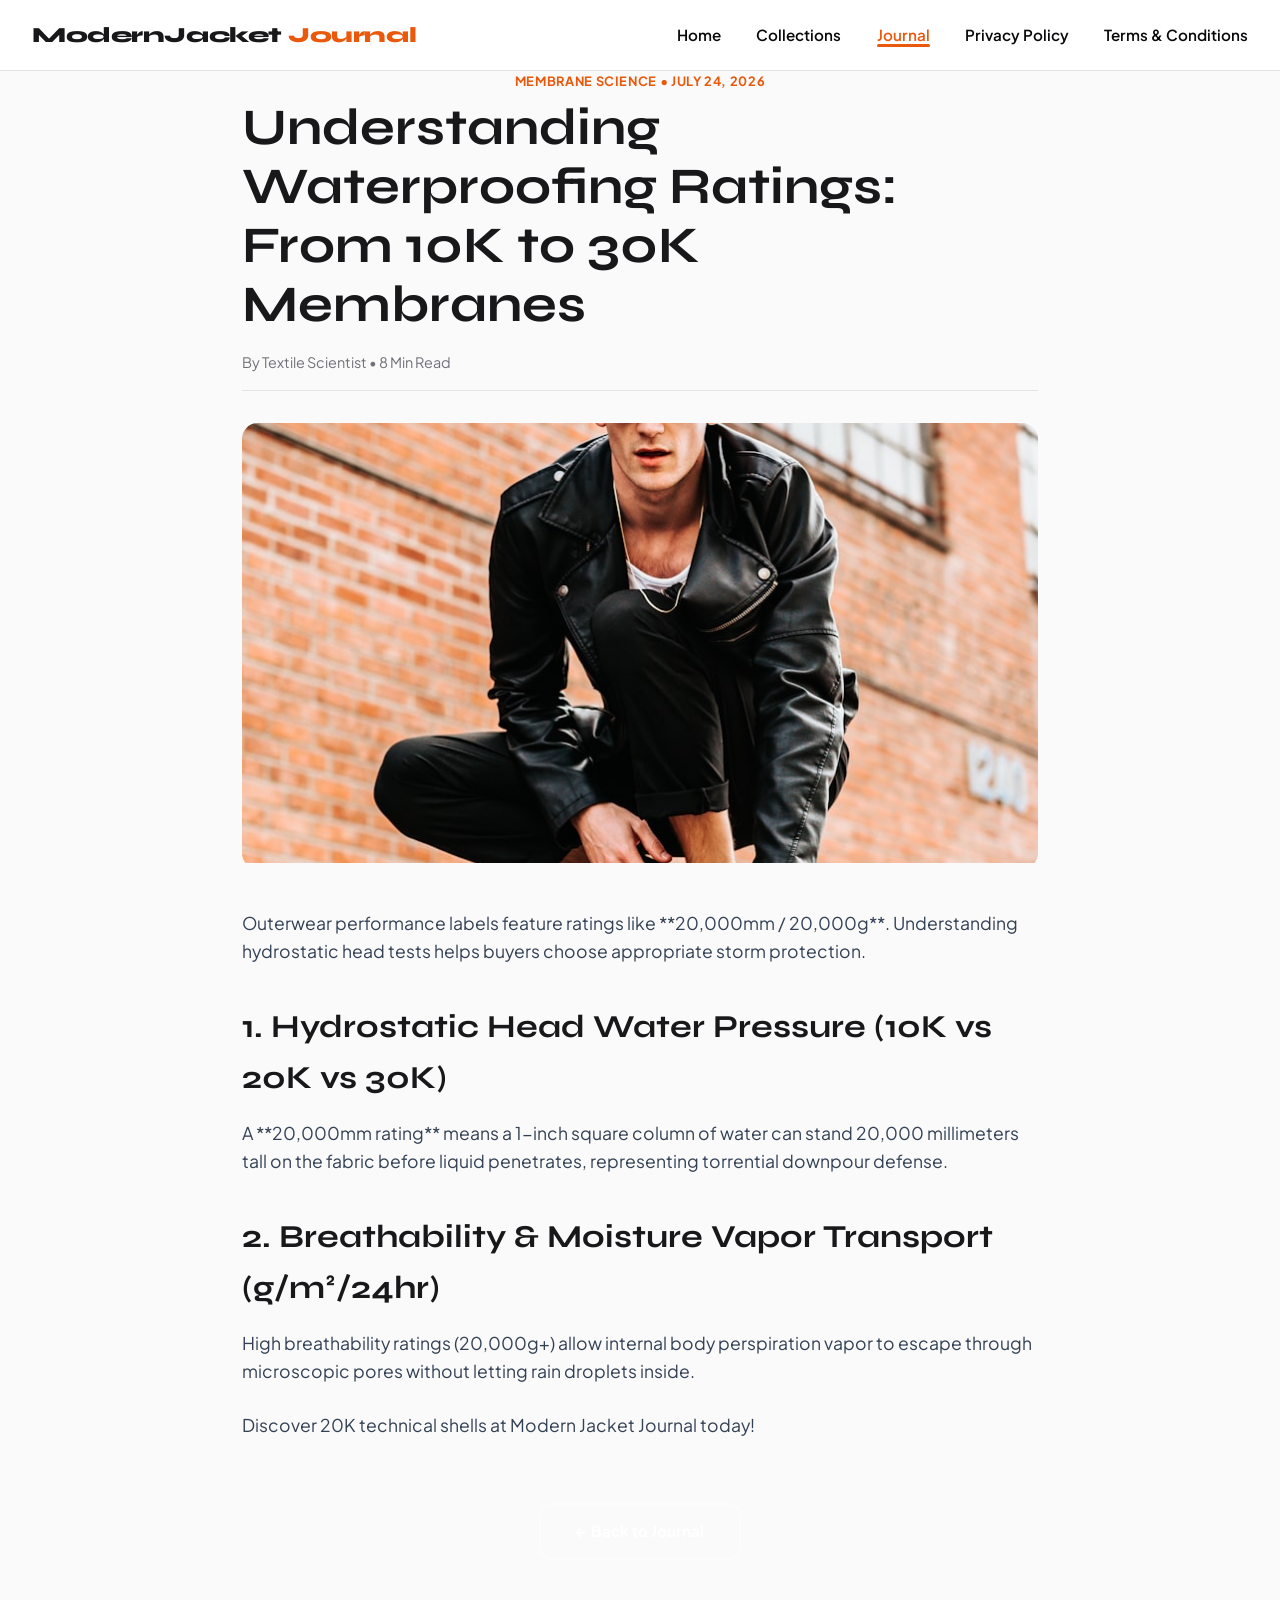
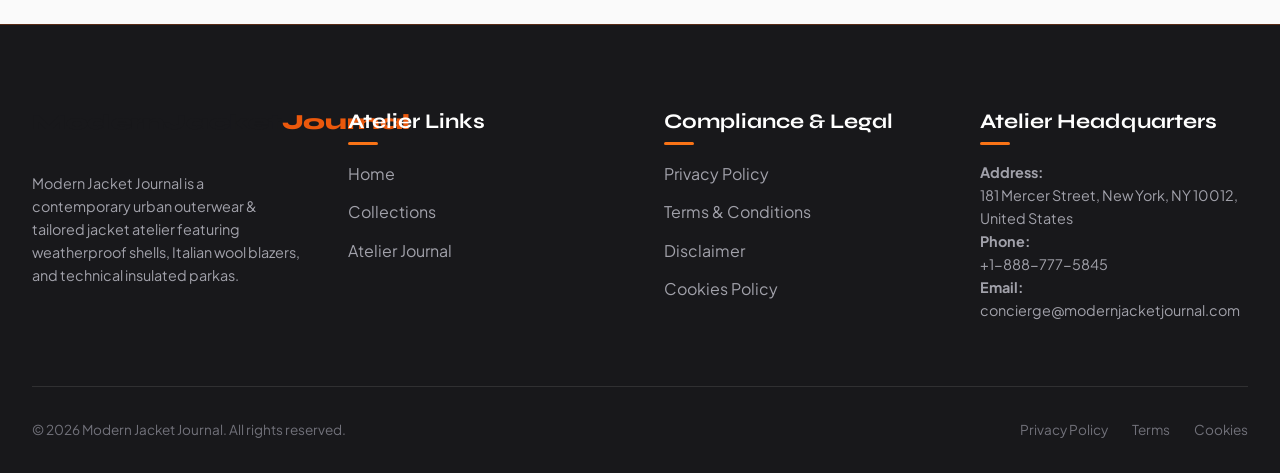
<file: blog/understanding-waterproofing-ratings-from-10k-to-30k-membranes.html>
<!DOCTYPE html>
<html lang="en">
<head>
    <!-- Google tag (gtag.js) -->
    <script async src="https://www.googletagmanager.com/gtag/js?id=G-0LY0HY7L01"></script>
    <script>
      window.dataLayer = window.dataLayer || [];
      function gtag(){dataLayer.push(arguments);}
      gtag('js', new Date());

      gtag('config', 'G-0LY0HY7L01');
    </script>
    <meta charset="UTF-8">
    <meta name="viewport" content="width=device-width, initial-scale=1.0">
    <meta name="description" content="Understanding waterproofing ratings: from 10K to 30K membranes. Hydrostatic head testing and moisture vapor permeability standards.">
    <title>Waterproofing Ratings Explained | Modern Jacket Journal</title>
    <link rel="stylesheet" href="../style.css">
</head>
<body>

    <!-- Header Navigation (Sleek Compact Logo: 1.35rem) -->
    <header>
        <nav class="navbar">
            <a href="../index.php" class="logo">ModernJacket<span>Journal</span></a>
            <ul class="nav-links">
                <li><a href="../index.php">Home</a></li>
                <li><a href="../collections.html">Collections</a></li>
                <li><a href="index.html" class="active">Journal</a></li>
                <li><a href="../privacy-policy.html">Privacy Policy</a></li>
                <li><a href="../terms.html">Terms & Conditions</a></li>
            </ul>
            <button class="menu-btn" aria-label="Toggle Navigation">
                <span></span>
                <span></span>
                <span></span>
            </button>
        </nav>
    </header>

    <!-- Main Content -->
    <main class="blog-page" style="margin: 0 auto;">
        <div class="blog-meta" style="text-align: center;">Membrane Science &bull; July 24, 2026</div>
        <h1>Understanding Waterproofing Ratings: From 10K to 30K Membranes</h1>
        <div class="meta-info">By Textile Scientist &bull; 8 Min Read</div>

        <div class="blog-featured-img">
            <img src="../img/journal1.jpg" alt="Understanding waterproofing ratings" loading="lazy">
        </div>

        <div class="blog-content">
            <p>Outerwear performance labels feature ratings like **20,000mm / 20,000g**. Understanding hydrostatic head tests helps buyers choose appropriate storm protection.</p>

            <h2>1. Hydrostatic Head Water Pressure (10K vs 20K vs 30K)</h2>
            <p>A **20,000mm rating** means a 1-inch square column of water can stand 20,000 millimeters tall on the fabric before liquid penetrates, representing torrential downpour defense.</p>

            <h2>2. Breathability & Moisture Vapor Transport (g/m²/24hr)</h2>
            <p>High breathability ratings (20,000g+) allow internal body perspiration vapor to escape through microscopic pores without letting rain droplets inside.</p>

            <p>Discover 20K technical shells at Modern Jacket Journal today!</p>
        </div>
        
        <div style="text-align: center; margin: 4rem 0;">
            <a href="index.html" class="btn btn-secondary">&larr; Back to Journal</a>
        </div>
    </main>

    <!-- Footer (Sleek Compact Logo: 1.35rem) -->
    <footer>
        <div class="footer-container">
            <div class="footer-col" style="flex: 1.5;">
                <a href="../index.php" class="logo" style="margin-bottom: 2rem; display: inline-block;">ModernJacket<span>Journal</span></a>
                <p>Modern Jacket Journal is a contemporary urban outerwear & tailored jacket atelier featuring weatherproof shells, Italian wool blazers, and technical insulated parkas.</p>
            </div>
            <div class="footer-col">
                <h4>Atelier Links</h4>
                <ul>
                    <li><a href="../index.php">Home</a></li>
                    <li><a href="../collections.html">Collections</a></li>
                    <li><a href="index.html">Atelier Journal</a></li>
                </ul>
            </div>
            <div class="footer-col">
                <h4>Compliance & Legal</h4>
                <ul>
                    <li><a href="../privacy-policy.html">Privacy Policy</a></li>
                    <li><a href="../terms.html">Terms & Conditions</a></li>
                    <li><a href="../disclaimer.html">Disclaimer</a></li>
                    <li><a href="../cookies.html">Cookies Policy</a></li>
                </ul>
            </div>
            <div class="footer-col" style="flex: 1.2;">
                <h4>Atelier Headquarters</h4>
                <p><strong>Address:</strong><br>181 Mercer Street, New York, NY 10012, United States</p>
                <p><strong>Phone:</strong><br>+1-888-777-5845</p>
                <p><strong>Email:</strong><br>concierge@modernjacketjournal.com</p>
            </div>
        </div>
        <div class="footer-bottom">
            <p>&copy; 2026 Modern Jacket Journal. All rights reserved.</p>
            <div class="footer-bottom-links">
                <a href="../privacy-policy.html">Privacy Policy</a>
                <a href="../terms.html">Terms</a>
                <a href="../cookies.html">Cookies</a>
            </div>
        </div>
    </footer>

    <script src="../script.js"></script>
</body>
</html>
</file>
<file: style.css>
@import url('https://fonts.googleapis.com/css2?family=Syne:wght@500;600;700;800&family=Plus+Jakarta+Sans:wght@300;400;500;600;700&display=swap');

:root {
    --primary: #18181B;
    --primary-light: #27272A;
    --amber: #EA580C;
    --amber-glow: #F97316;
    --slate: #64748B;
    --bg-light: #FAFAFA;
    --card-bg: #FFFFFF;
    --text-dark: #09090B;
    --text-muted: #71717A;
    --border-color: #E4E4E7;
    --font-heading: 'Syne', sans-serif;
    --font-body: 'Plus Jakarta Sans', sans-serif;
    --shadow-sm: 0 4px 6px -1px rgba(0, 0, 0, 0.04);
    --shadow-md: 0 10px 25px -5px rgba(0, 0, 0, 0.08);
    --shadow-lg: 0 20px 30px -10px rgba(24, 24, 27, 0.25);
    --radius: 12px;
    --transition: all 0.3s cubic-bezier(0.4, 0, 0.2, 1);
}

* {
    margin: 0;
    padding: 0;
    box-sizing: border-box;
}

body {
    font-family: var(--font-body);
    background-color: var(--bg-light);
    color: var(--text-dark);
    line-height: 1.6;
    overflow-x: hidden;
}

/* Top Bar */
.top-bar {
    background-color: var(--primary);
    color: #A1A1AA;
    text-align: center;
    padding: 0.6rem 1rem;
    font-size: 0.85rem;
    font-weight: 500;
    letter-spacing: 0.06em;
    border-bottom: 1px solid rgba(234, 88, 12, 0.3);
}

.top-bar span {
    color: var(--amber-glow);
    font-weight: 700;
}

/* Header & Navigation (Strict Logo Rule: 1.35rem) */
header {
    background: rgba(255, 255, 255, 0.95);
    backdrop-filter: blur(12px);
    position: sticky;
    top: 0;
    z-index: 1000;
    border-bottom: 1px solid var(--border-color);
}

.navbar {
    max-width: 1280px;
    margin: 0 auto;
    display: flex;
    justify-content: space-between;
    align-items: center;
    padding: 1.1rem 2rem;
}

.logo {
    font-family: var(--font-heading);
    font-size: 1.35rem; /* Strict compact logo rule */
    font-weight: 800;
    color: var(--primary);
    text-decoration: none;
    letter-spacing: -0.02em;
    display: flex;
    align-items: center;
    gap: 0.4rem;
}

.logo span {
    color: var(--amber);
}

.nav-links {
    display: flex;
    list-style: none;
    gap: 2.2rem;
}

.nav-links a {
    text-decoration: none;
    color: var(--text-dark);
    font-weight: 600;
    font-size: 0.95rem;
    transition: var(--transition);
    position: relative;
    padding: 0.2rem 0;
}

.nav-links a::after {
    content: '';
    position: absolute;
    bottom: 0;
    left: 0;
    width: 0%;
    height: 3px;
    background-color: var(--amber);
    border-radius: 2px;
    transition: var(--transition);
}

.nav-links a:hover::after,
.nav-links a.active::after {
    width: 100%;
}

.nav-links a:hover,
.nav-links a.active {
    color: var(--amber);
}

.menu-btn {
    display: none;
    background: none;
    border: none;
    cursor: pointer;
    flex-direction: column;
    gap: 5px;
}

.menu-btn span {
    width: 25px;
    height: 2px;
    background-color: var(--primary);
    transition: var(--transition);
}

/* Architectural Jacket Fitting Studio & Outerwear Journal Hero */
.hero {
    position: relative;
    background: linear-gradient(135deg, var(--primary) 0%, var(--primary-light) 100%);
    color: #FFFFFF;
    padding: 5.5rem 2rem 6.5rem;
    overflow: hidden;
}

.hero-container {
    max-width: 1280px;
    margin: 0 auto;
    display: grid;
    grid-template-columns: 1.1fr 0.9fr;
    gap: 4rem;
    align-items: center;
}

.hero-tag {
    display: inline-block;
    background: rgba(234, 88, 12, 0.22);
    color: #FFEDD5;
    border: 1px solid rgba(249, 115, 22, 0.4);
    padding: 0.4rem 1.2rem;
    border-radius: 50px;
    font-size: 0.85rem;
    font-weight: 700;
    letter-spacing: 0.08em;
    text-transform: uppercase;
    margin-bottom: 1.5rem;
}

.hero h1 {
    font-family: var(--font-heading);
    font-size: 3.8rem;
    line-height: 1.1;
    margin-bottom: 1.5rem;
    font-weight: 800;
}

.hero h1 span {
    color: var(--amber-glow);
}

.hero p {
    font-size: 1.15rem;
    color: #D4D4D8;
    margin-bottom: 2.2rem;
    max-width: 560px;
}

.hero-btns {
    display: flex;
    gap: 1.2rem;
}

.btn {
    display: inline-block;
    padding: 0.9rem 2.2rem;
    border-radius: var(--radius);
    font-weight: 700;
    font-size: 0.95rem;
    text-decoration: none;
    transition: var(--transition);
    cursor: pointer;
    border: none;
}

.btn-primary {
    background: linear-gradient(135deg, var(--amber) 0%, var(--amber-glow) 100%);
    color: #FFFFFF;
    box-shadow: 0 4px 15px rgba(234, 88, 12, 0.4);
}

.btn-primary:hover {
    transform: translateY(-2px);
    box-shadow: 0 8px 25px rgba(234, 88, 12, 0.6);
}

.btn-secondary {
    background: transparent;
    color: #FFFFFF;
    border: 2px solid rgba(255, 255, 255, 0.35);
}

.btn-secondary:hover {
    background: rgba(255, 255, 255, 0.15);
    border-color: #FFFFFF;
}

.hero-image-wrapper {
    position: relative;
    border-radius: 18px;
    overflow: hidden;
    box-shadow: var(--shadow-lg);
    border: 2px solid rgba(249, 115, 22, 0.4);
}

.hero-image-wrapper img {
    width: 100%;
    height: 490px;
    object-fit: cover;
    display: block;
    transition: transform 0.6s ease;
}

.hero-image-wrapper:hover img {
    transform: scale(1.04);
}

.badge-overlay {
    position: absolute;
    bottom: 1.5rem;
    left: 1.5rem;
    background: rgba(24, 24, 27, 0.92);
    backdrop-filter: blur(10px);
    border: 1px solid rgba(249, 115, 22, 0.4);
    padding: 1rem 1.5rem;
    border-radius: 14px;
    color: #FFFFFF;
}

.badge-overlay h4 {
    font-family: var(--font-heading);
    font-size: 1.2rem;
    color: var(--amber-glow);
}

.badge-overlay p {
    font-size: 0.85rem;
    color: #A1A1AA;
    margin: 0;
}

/* Interactive Insulation & Waterproofing Membrane Calibrator */
.calibrator-section {
    max-width: 1280px;
    margin: -3.5rem auto 4rem;
    position: relative;
    z-index: 10;
    padding: 0 2rem;
}

.calibrator-card {
    background: var(--card-bg);
    border-radius: 20px;
    padding: 2.5rem;
    box-shadow: var(--shadow-lg);
    border: 1px solid var(--border-color);
    display: grid;
    grid-template-columns: 1fr 1.2fr;
    gap: 3rem;
    align-items: center;
}

.calibrator-text h2 {
    font-family: var(--font-heading);
    font-size: 2.4rem;
    color: var(--primary);
    margin-bottom: 1rem;
}

.calibrator-text p {
    color: var(--text-muted);
    margin-bottom: 1.5rem;
}

.calibrator-controls {
    display: flex;
    flex-direction: column;
    gap: 1.2rem;
}

.input-group label {
    font-size: 0.85rem;
    font-weight: 700;
    text-transform: uppercase;
    letter-spacing: 0.05em;
    color: var(--text-dark);
    display: block;
    margin-bottom: 0.4rem;
}

.input-group select,
.input-group input[type="range"] {
    width: 100%;
    padding: 0.8rem 1rem;
    border: 1px solid var(--border-color);
    border-radius: 10px;
    font-family: var(--font-body);
    font-size: 0.95rem;
    outline: none;
    transition: var(--transition);
}

.calibrator-preview-box {
    background: linear-gradient(135deg, #27272A 0%, #18181B 100%);
    border-radius: 16px;
    padding: 2.8rem 2rem;
    text-align: center;
    border: 1px solid rgba(249, 115, 22, 0.4);
    box-shadow: inset 0 0 20px rgba(0,0,0,0.4);
    color: #FFFFFF;
}

.rating-gauge {
    font-family: var(--font-heading);
    font-size: 3.5rem;
    font-weight: 800;
    color: var(--amber-glow);
    text-shadow: 0 2px 12px rgba(234, 88, 12, 0.4);
    margin: 1rem 0;
}

/* Outerwear Vault Catalog */
.catalog {
    max-width: 1280px;
    margin: 5rem auto;
    padding: 0 2rem;
}

.section-header {
    text-align: center;
    max-width: 680px;
    margin: 0 auto 3.5rem;
}

.section-tag {
    color: var(--amber);
    font-size: 0.85rem;
    font-weight: 700;
    text-transform: uppercase;
    letter-spacing: 0.1em;
}

.section-header h2 {
    font-family: var(--font-heading);
    font-size: 2.8rem;
    color: var(--primary);
    margin: 0.5rem 0 1rem;
}

.section-header p {
    color: var(--text-muted);
}

.product-grid {
    display: grid;
    grid-template-columns: repeat(auto-fit, minmax(280px, 1fr));
    gap: 2rem;
}

.product-card {
    background: var(--card-bg);
    border-radius: 16px;
    overflow: hidden;
    border: 1px solid var(--border-color);
    box-shadow: var(--shadow-sm);
    transition: var(--transition);
    display: flex;
    flex-direction: column;
}

.product-card:hover {
    transform: translateY(-6px);
    box-shadow: var(--shadow-lg);
    border-color: rgba(234, 88, 12, 0.5);
}

.product-img {
    position: relative;
    height: 300px;
    overflow: hidden;
}

.product-img img {
    width: 100%;
    height: 100%;
    object-fit: cover;
    transition: transform 0.5s ease;
}

.product-card:hover .product-img img {
    transform: scale(1.08);
}

.product-tag {
    position: absolute;
    top: 1rem;
    right: 1rem;
    background: var(--primary);
    color: #FFEDD5;
    font-size: 0.75rem;
    font-weight: 700;
    padding: 0.3rem 0.8rem;
    border-radius: 50px;
    letter-spacing: 0.05em;
}

.product-info {
    padding: 1.5rem;
    display: flex;
    flex-direction: column;
    flex: 1;
}

.product-info h3 {
    font-family: var(--font-heading);
    font-size: 1.5rem;
    color: var(--primary);
    margin-bottom: 0.5rem;
}

.product-info p {
    color: var(--text-muted);
    font-size: 0.9rem;
    margin-bottom: 1.2rem;
    flex: 1;
}

.product-bottom {
    display: flex;
    justify-content: space-between;
    align-items: center;
    padding-top: 1rem;
    border-top: 1px solid var(--border-color);
}

.price {
    font-size: 1.3rem;
    font-weight: 800;
    color: var(--amber);
}

/* Craftsmanship Benchmarks */
.benchmarks {
    background: var(--primary);
    color: #FFFFFF;
    padding: 5rem 2rem;
    margin: 5rem 0;
}

.benchmarks-container {
    max-width: 1280px;
    margin: 0 auto;
    display: grid;
    grid-template-columns: repeat(auto-fit, minmax(250px, 1fr));
    gap: 2.5rem;
}

.benchmark-card {
    background: rgba(255, 255, 255, 0.05);
    border: 1px solid rgba(249, 115, 22, 0.3);
    border-radius: 14px;
    padding: 2rem;
    text-align: center;
    transition: var(--transition);
}

.benchmark-card:hover {
    background: rgba(255, 255, 255, 0.1);
    border-color: var(--amber-glow);
}

.benchmark-icon {
    font-size: 2.2rem;
    color: var(--amber-glow);
    margin-bottom: 1rem;
}

.benchmark-card h4 {
    font-family: var(--font-heading);
    font-size: 1.4rem;
    margin-bottom: 0.6rem;
}

.benchmark-card p {
    color: #A1A1AA;
    font-size: 0.9rem;
}

/* Blog / Journal Section */
.blog-section {
    max-width: 1280px;
    margin: 5rem auto;
    padding: 0 2rem;
}

.blog-grid {
    display: grid;
    grid-template-columns: repeat(auto-fit, minmax(320px, 1fr));
    gap: 2rem;
}

.blog-card {
    background: var(--card-bg);
    border-radius: 16px;
    overflow: hidden;
    border: 1px solid var(--border-color);
    box-shadow: var(--shadow-sm);
    transition: var(--transition);
}

.blog-card:hover {
    transform: translateY(-5px);
    box-shadow: var(--shadow-md);
}

.blog-card img {
    width: 100%;
    height: 220px;
    object-fit: cover;
}

.blog-card-content {
    padding: 1.5rem;
}

.blog-meta {
    font-size: 0.8rem;
    color: var(--amber);
    font-weight: 700;
    text-transform: uppercase;
    letter-spacing: 0.05em;
    margin-bottom: 0.5rem;
}

.blog-card h3 {
    font-family: var(--font-heading);
    font-size: 1.4rem;
    color: var(--primary);
    margin-bottom: 0.8rem;
    line-height: 1.3;
}

.blog-card p {
    color: var(--text-muted);
    font-size: 0.9rem;
    margin-bottom: 1.2rem;
}

.read-more {
    color: var(--primary);
    font-weight: 700;
    font-size: 0.85rem;
    text-decoration: none;
    display: inline-flex;
    align-items: center;
    gap: 0.4rem;
    transition: var(--transition);
}

.read-more:hover {
    color: var(--amber);
    gap: 0.6rem;
}

/* Blog Post Detail Page Styling */
.blog-page {
    max-width: 860px;
    margin: 4rem auto;
    padding: 0 2rem;
}

.blog-page h1 {
    font-family: var(--font-heading);
    font-size: 3.2rem;
    color: var(--primary);
    margin-bottom: 1rem;
    line-height: 1.15;
}

.meta-info {
    font-size: 0.9rem;
    color: var(--text-muted);
    margin-bottom: 2rem;
    padding-bottom: 1rem;
    border-bottom: 1px solid var(--border-color);
}

.blog-featured-img {
    border-radius: 16px;
    overflow: hidden;
    margin-bottom: 2.5rem;
}

.blog-featured-img img {
    width: 100%;
    height: 440px;
    object-fit: cover;
}

.blog-content p {
    font-size: 1.1rem;
    margin-bottom: 1.6rem;
    color: #334155;
}

.blog-content h2 {
    font-family: var(--font-heading);
    font-size: 2rem;
    color: var(--primary);
    margin: 2.2rem 0 1rem;
}

/* Footer (Sleek Compact Logo: 1.35rem) */
footer {
    background: var(--primary);
    color: #A1A1AA;
    padding: 5rem 2rem 2rem;
    border-top: 1px solid rgba(234, 88, 12, 0.3);
}

.footer-container {
    max-width: 1280px;
    margin: 0 auto;
    display: grid;
    grid-template-columns: repeat(auto-fit, minmax(220px, 1fr));
    gap: 3rem;
    margin-bottom: 4rem;
}

.footer-col h4 {
    font-family: var(--font-heading);
    font-size: 1.3rem;
    color: #FFFFFF;
    margin-bottom: 1.4rem;
    position: relative;
}

.footer-col h4::after {
    content: '';
    position: absolute;
    bottom: -0.4rem;
    left: 0;
    width: 30px;
    height: 3px;
    background-color: var(--amber-glow);
    border-radius: 2px;
}

.footer-col ul {
    list-style: none;
}

.footer-col ul li {
    margin-bottom: 0.8rem;
}

.footer-col ul li a {
    color: #A1A1AA;
    text-decoration: none;
    transition: var(--transition);
}

.footer-col ul li a:hover {
    color: var(--amber-glow);
    padding-left: 4px;
}

.footer-col p {
    font-size: 0.9rem;
    line-height: 1.6;
}

.footer-bottom {
    max-width: 1280px;
    margin: 0 auto;
    padding-top: 2rem;
    border-top: 1px solid rgba(255, 255, 255, 0.1);
    display: flex;
    justify-content: space-between;
    align-items: center;
    font-size: 0.85rem;
    color: #71717A;
}

.footer-bottom-links {
    display: flex;
    gap: 1.5rem;
}

.footer-bottom-links a {
    color: #71717A;
    text-decoration: none;
}

.footer-bottom-links a:hover {
    color: var(--amber-glow);
}

/* Responsive */
@media (max-width: 992px) {
    .hero-container {
        grid-template-columns: 1fr;
        text-align: center;
    }
    .hero p {
        margin: 0 auto 2rem;
    }
    .hero-btns {
        justify-content: center;
    }
    .calibrator-card {
        grid-template-columns: 1fr;
    }
}

@media (max-width: 768px) {
    .nav-links {
        display: none;
    }
    .menu-btn {
        display: flex;
    }
    .hero h1 {
        font-size: 2.8rem;
    }
    .footer-bottom {
        flex-direction: column;
        gap: 1rem;
        text-align: center;
    }
}
</file>
